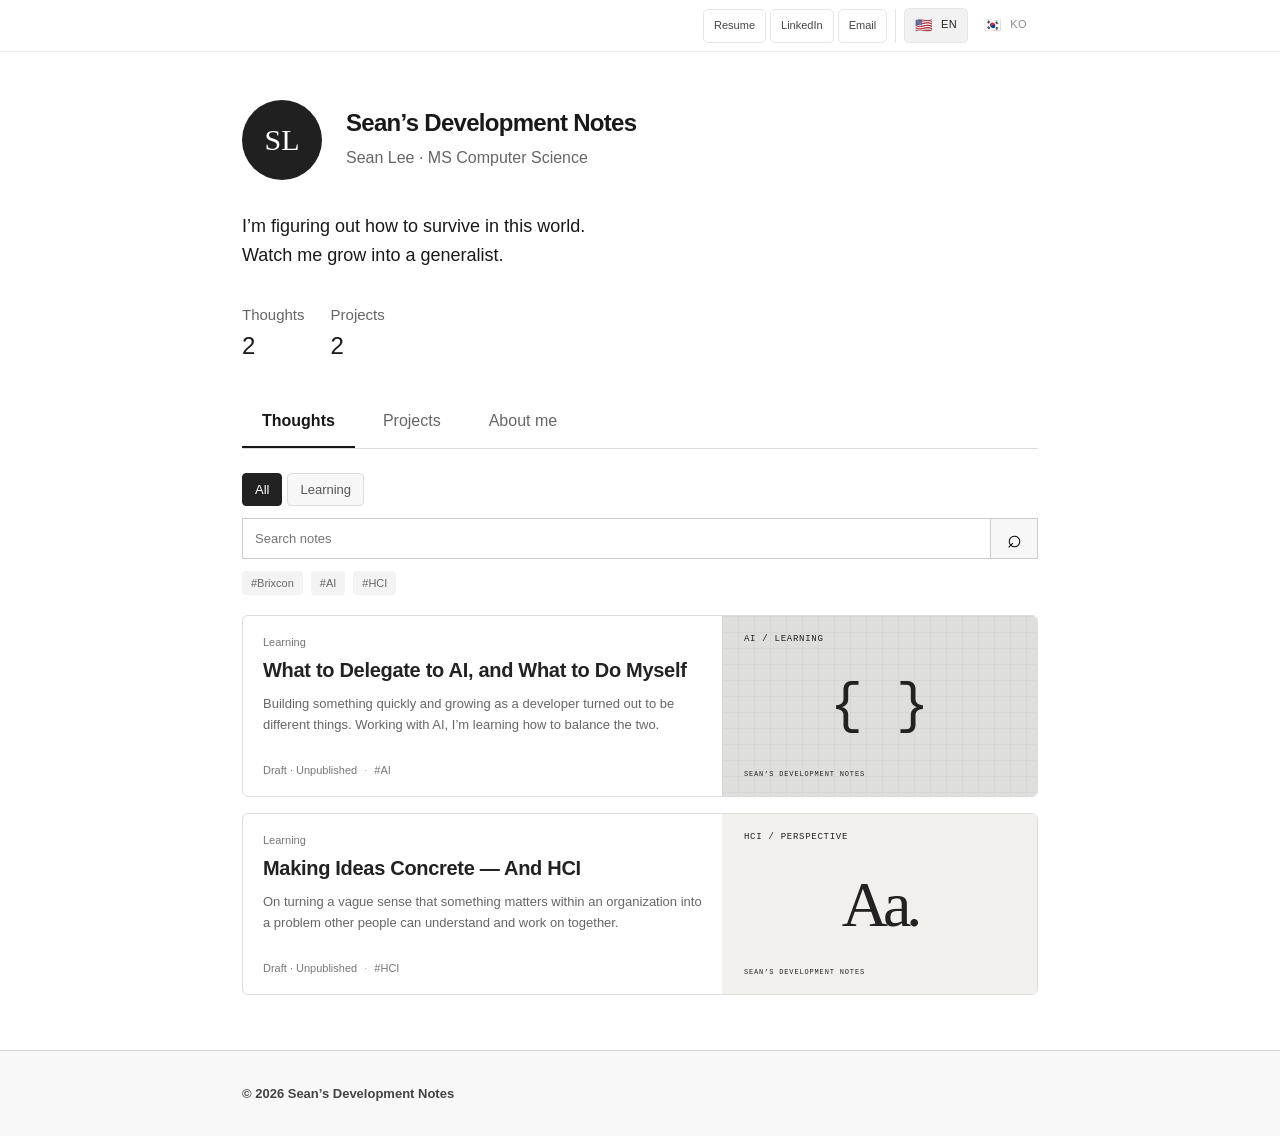
<file: index.html>
<!doctype html>
<html lang="en">
<head>
<meta charset="utf-8"><meta name="viewport" content="width=device-width,initial-scale=1">
<meta name="description" content="Projects and reflections on technology by Sean Lee." data-en="Projects and reflections on technology by Sean Lee." data-ko="Sean Lee의 프로젝트와 기술에 대한 고찰을 기록하는 개인 포트폴리오.">
<title data-en="Sean’s Development Notes" data-ko="Sean의 개발 노트">Sean’s Development Notes</title>
<link rel="stylesheet" href="styles.css"><link rel="stylesheet" href="variants.css">
<link rel="stylesheet" href="language.css?v=resume-modal-1">
<script src="language.js?v=resume-modal-1" defer></script><script src="translations.js?v=footer-clean-1" defer></script><script src="content.js?v=brixcon-titles-2" defer></script><script src="newsletter.js?v=brixcon-series-1" defer></script><script src="app.js" defer></script>
</head>
<body data-design="newsletter">
<a class="skip" href="#main">Skip to content</a>
<div class="site"></div>
<noscript>Please enable JavaScript to view this page. / JavaScript를 활성화해 주세요.</noscript>
</body>
</html>
</file>
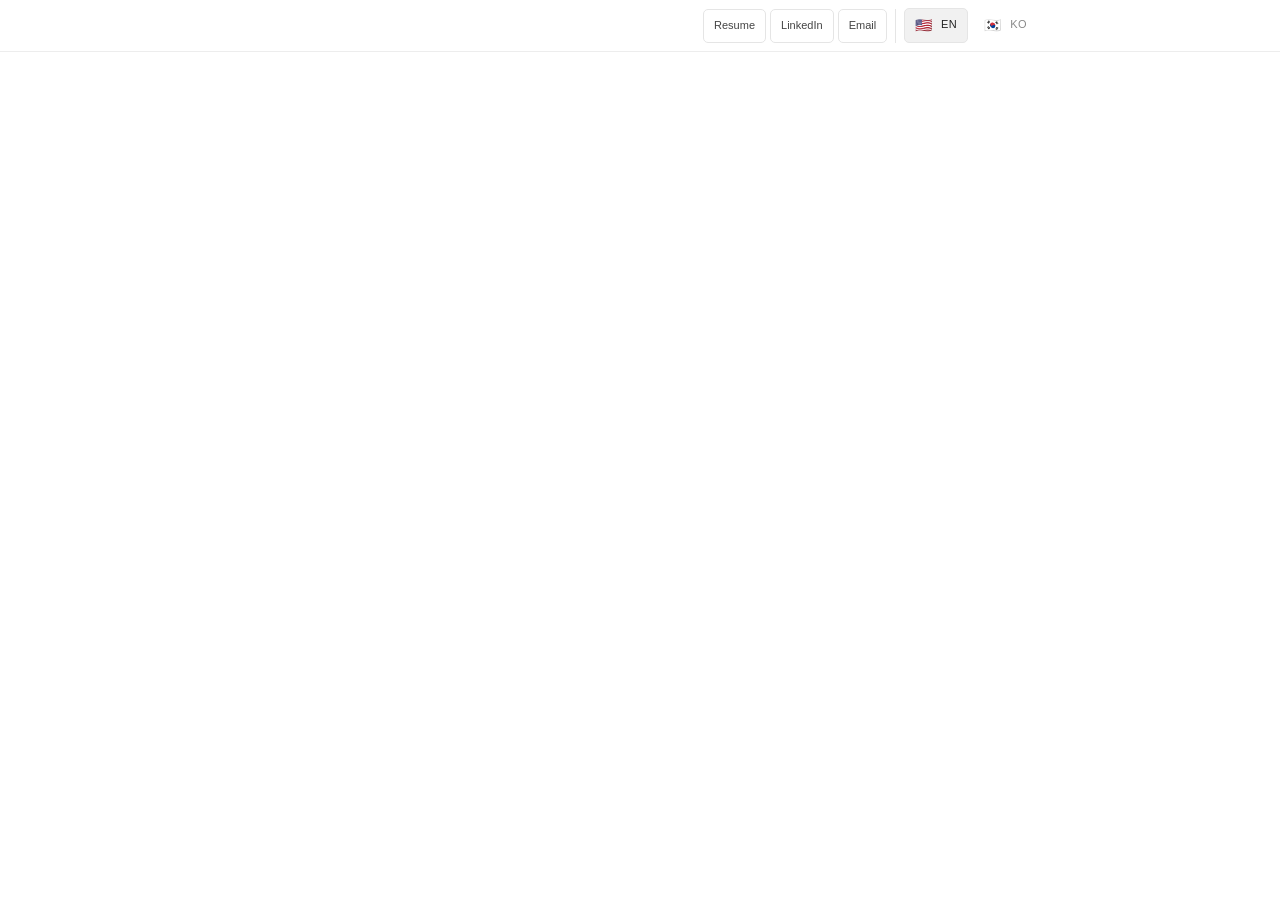
<file: about/background/index.html>
<!doctype html><html lang="en"><head><meta charset="utf-8"><meta name="viewport" content="width=device-width,initial-scale=1"><title>About me — Sean’s Development Notes</title><meta http-equiv="refresh" content="0;url=../../?tab=about"></head><body><p><a href="../../?tab=about">About me / 작성자 소개</a></p></body></html>
</file>
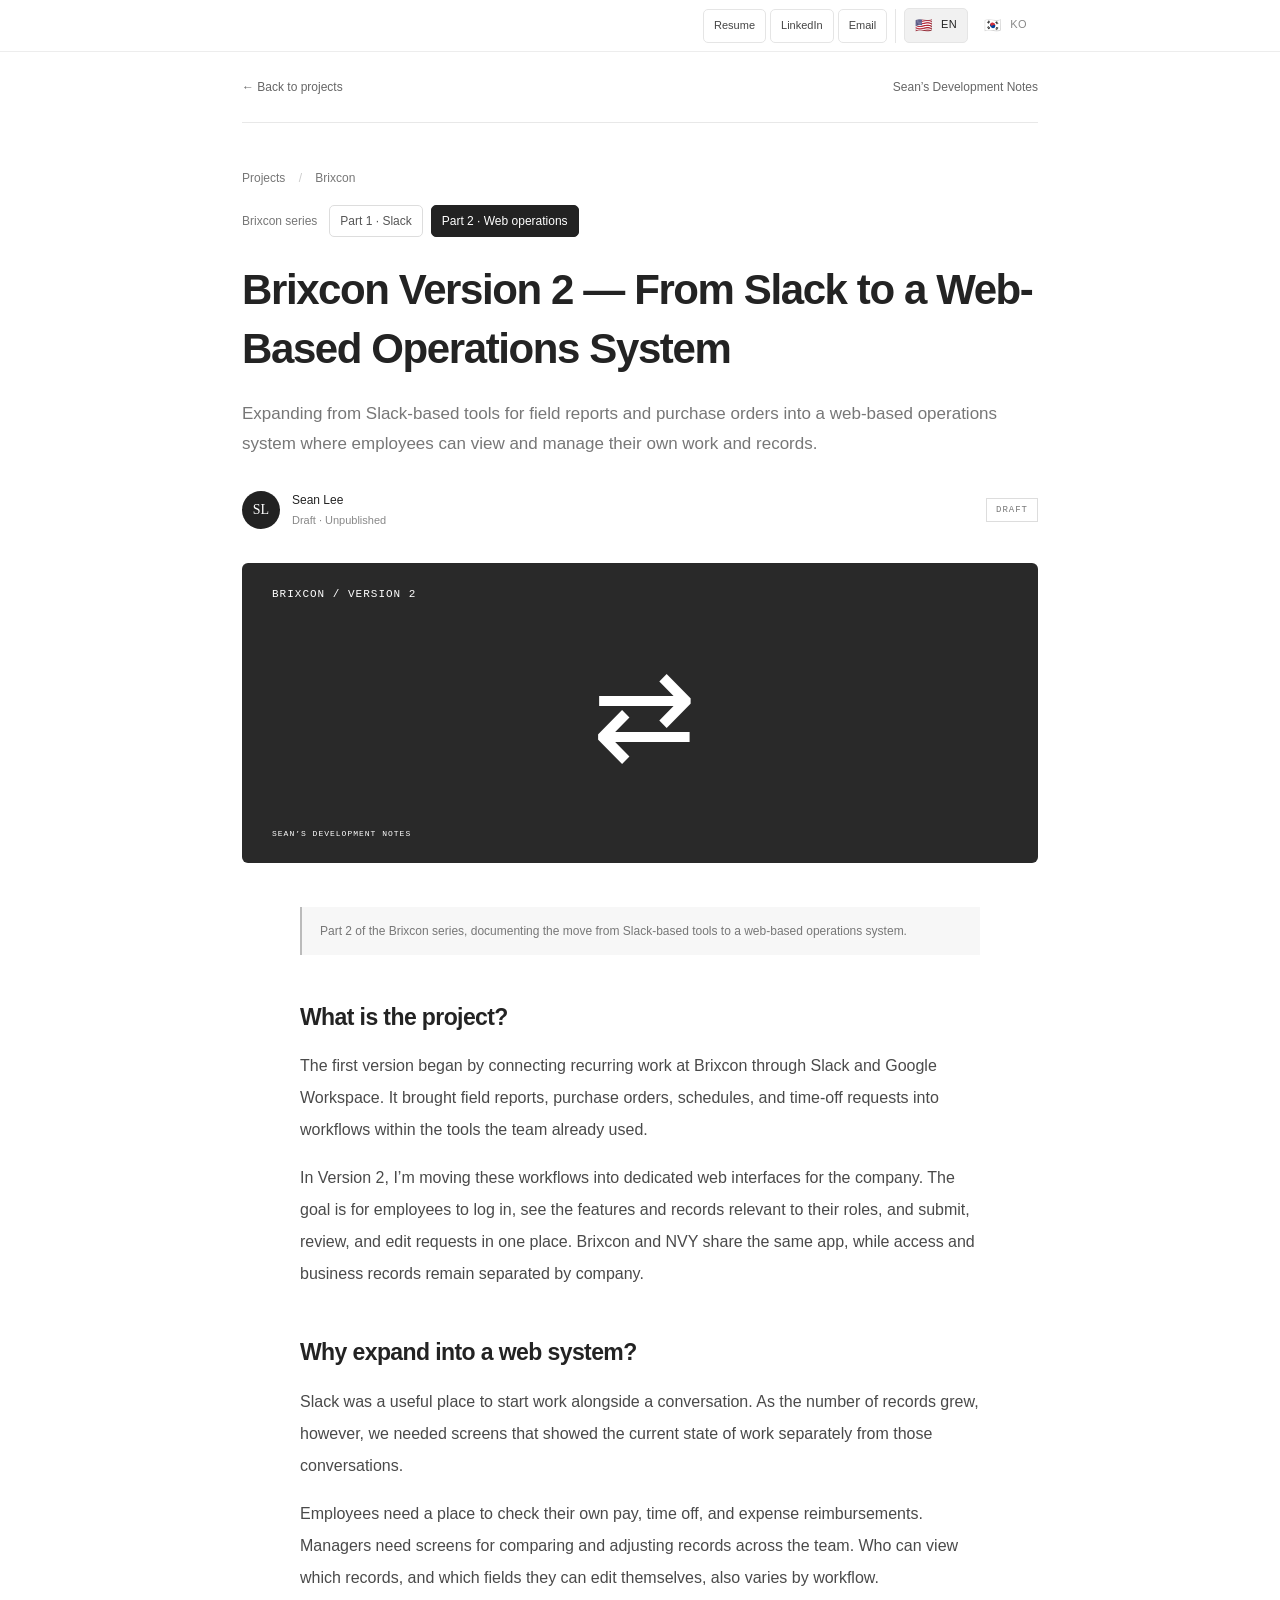
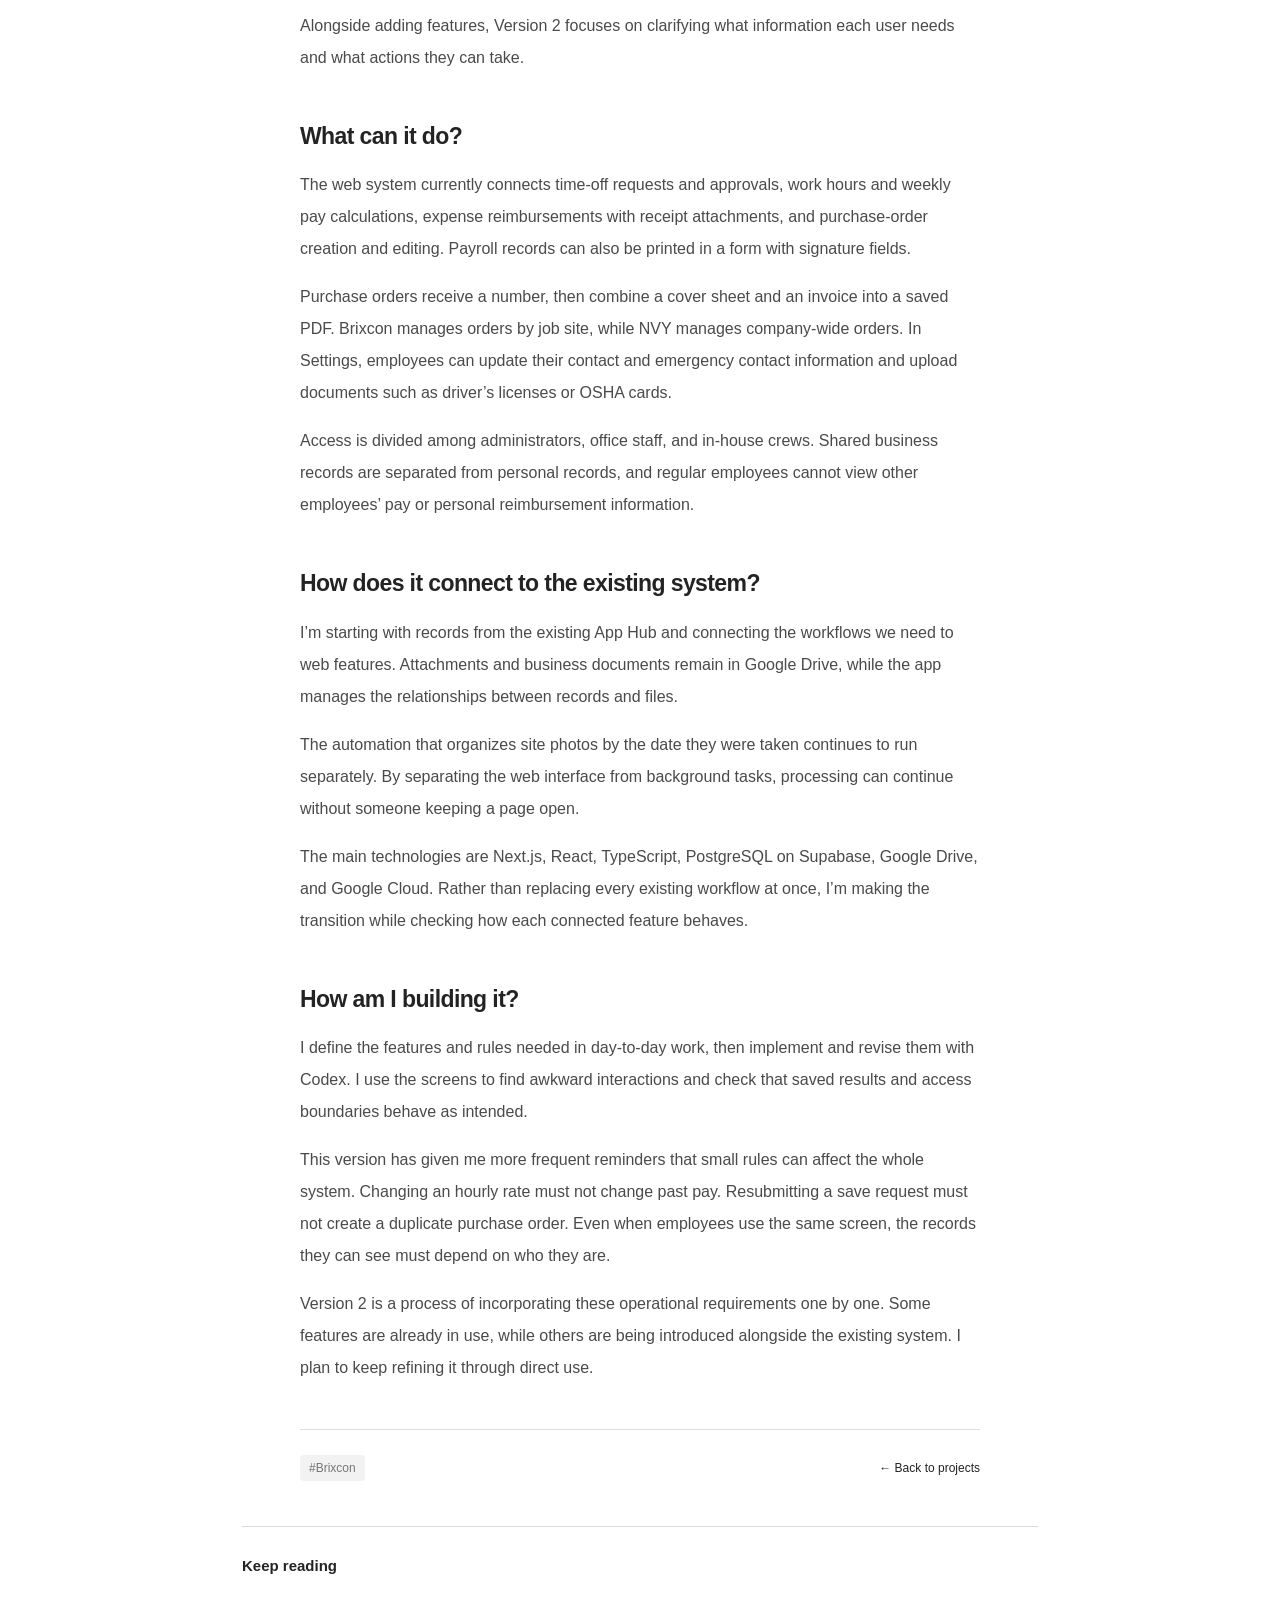
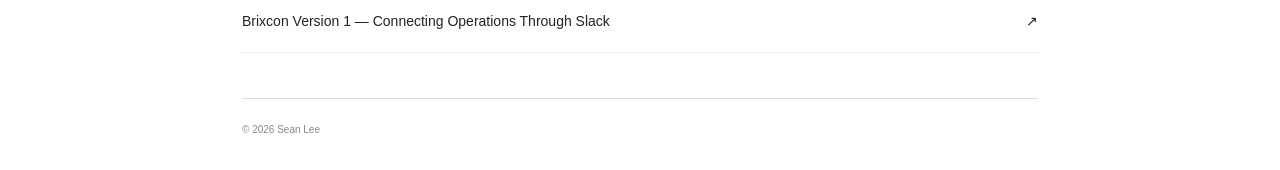
<file: projects/brixcon-v2/index.html>
<!doctype html>
<html lang="en"><head><meta charset="utf-8"><meta name="viewport" content="width=device-width,initial-scale=1"><title data-en="Brixcon Version 2 — From Slack to a Web-Based Operations System — Sean’s Development Notes" data-ko="Brixcon Version 2 — Slack에서 웹 기반 운영 시스템으로 — Sean의 개발 노트">Brixcon Version 2 — From Slack to a Web-Based Operations System — Sean’s Development Notes</title><meta name="description" content="Expanding from Slack-based tools for field reports and purchase orders into a web-based operations system where employees can view and manage their own work and records." data-en="Expanding from Slack-based tools for field reports and purchase orders into a web-based operations system where employees can view and manage their own work and records." data-ko="현장 보고와 발주를 연결하던 Slack 기반 도구에서, 직원이 자신의 업무와 기록을 직접 확인하고 처리하는 웹 기반 운영 시스템으로 확장하고 있습니다."><link rel="stylesheet" href="../../article.css?v=brixcon-series-1"><link rel="stylesheet" href="../../language.css?v=resume-modal-1"><script src="../../language.js?v=resume-modal-1" defer></script></head>
<body><a class="skip" href="#article">Skip to content</a><main id="article" class="article-shell"><div data-language="en" lang="en"><nav class="article-nav" aria-label="Page navigation"><a href="../../?tab=projects">← Back to projects</a><a href="../../">Sean’s Development Notes</a></nav><article lang="en"><header class="article-heading"><p class="eyebrow">Projects <span>/</span> Brixcon</p><nav class="article-series" aria-label="Brixcon series"><span>Brixcon series</span><a href="../../projects/slack-integration/">Part 1 · Slack</a><a href="../../projects/brixcon-v2/" aria-current="page">Part 2 · Web operations</a></nav><h1>Brixcon Version 2 — From Slack to a Web-Based Operations System</h1><p class="subtitle">Expanding from Slack-based tools for field reports and purchase orders into a web-based operations system where employees can view and manage their own work and records.</p><div class="byline"><span class="avatar" aria-hidden="true">SL</span><span>Sean Lee<br><small>Draft · Unpublished</small></span><span class="draft">DRAFT</span></div></header><div class="cover cover-http" aria-hidden="true"><span>BRIXCON / VERSION 2</span><b>⇄</b><small>SEAN’S DEVELOPMENT NOTES</small></div><div class="article-body"><p class="draft-note">Part 2 of the Brixcon series, documenting the move from Slack-based tools to a web-based operations system.</p><section><h2>What is the project?</h2><p>The first version began by connecting recurring work at Brixcon through Slack and Google Workspace. It brought field reports, purchase orders, schedules, and time-off requests into workflows within the tools the team already used.</p><p>In Version 2, I’m moving these workflows into dedicated web interfaces for the company. The goal is for employees to log in, see the features and records relevant to their roles, and submit, review, and edit requests in one place. Brixcon and NVY share the same app, while access and business records remain separated by company.</p></section><section><h2>Why expand into a web system?</h2><p>Slack was a useful place to start work alongside a conversation. As the number of records grew, however, we needed screens that showed the current state of work separately from those conversations.</p><p>Employees need a place to check their own pay, time off, and expense reimbursements. Managers need screens for comparing and adjusting records across the team. Who can view which records, and which fields they can edit themselves, also varies by workflow.</p><p>Alongside adding features, Version 2 focuses on clarifying what information each user needs and what actions they can take.</p></section><section><h2>What can it do?</h2><p>The web system currently connects time-off requests and approvals, work hours and weekly pay calculations, expense reimbursements with receipt attachments, and purchase-order creation and editing. Payroll records can also be printed in a form with signature fields.</p><p>Purchase orders receive a number, then combine a cover sheet and an invoice into a saved PDF. Brixcon manages orders by job site, while NVY manages company-wide orders. In Settings, employees can update their contact and emergency contact information and upload documents such as driver’s licenses or OSHA cards.</p><p>Access is divided among administrators, office staff, and in-house crews. Shared business records are separated from personal records, and regular employees cannot view other employees’ pay or personal reimbursement information.</p></section><section><h2>How does it connect to the existing system?</h2><p>I’m starting with records from the existing App Hub and connecting the workflows we need to web features. Attachments and business documents remain in Google Drive, while the app manages the relationships between records and files.</p><p>The automation that organizes site photos by the date they were taken continues to run separately. By separating the web interface from background tasks, processing can continue without someone keeping a page open.</p><p>The main technologies are Next.js, React, TypeScript, PostgreSQL on Supabase, Google Drive, and Google Cloud. Rather than replacing every existing workflow at once, I’m making the transition while checking how each connected feature behaves.</p></section><section><h2>How am I building it?</h2><p>I define the features and rules needed in day-to-day work, then implement and revise them with Codex. I use the screens to find awkward interactions and check that saved results and access boundaries behave as intended.</p><p>This version has given me more frequent reminders that small rules can affect the whole system. Changing an hourly rate must not change past pay. Resubmitting a save request must not create a duplicate purchase order. Even when employees use the same screen, the records they can see must depend on who they are.</p><p>Version 2 is a process of incorporating these operational requirements one by one. Some features are already in use, while others are being introduced alongside the existing system. I plan to keep refining it through direct use.</p></section><div class="article-end"><span>#Brixcon</span><a href="../../?tab=projects">← Back to projects</a></div></div></article><aside class="related" aria-label="Keep reading"><h2>Keep reading</h2><a href="../../projects/slack-integration/"><span>Brixcon Version 1 — Connecting Operations Through Slack</span><span aria-hidden="true">↗</span></a></aside><footer>© 2026 Sean Lee</footer></div><div data-language="ko" lang="ko" hidden><nav class="article-nav" aria-label="페이지 이동"><a href="../../?tab=projects">← 프로젝트 목록으로</a><a href="../../">Sean의 개발 노트</a></nav><article lang="ko"><header class="article-heading"><p class="eyebrow">프로젝트 <span>/</span> Brixcon</p><nav class="article-series" aria-label="Brixcon 시리즈"><span>Brixcon 시리즈</span><a href="../../projects/slack-integration/">1편 · Slack</a><a href="../../projects/brixcon-v2/" aria-current="page">2편 · 웹 운영 시스템</a></nav><h1>Brixcon Version 2 — Slack에서 웹 기반 운영 시스템으로</h1><p class="subtitle">현장 보고와 발주를 연결하던 Slack 기반 도구에서, 직원이 자신의 업무와 기록을 직접 확인하고 처리하는 웹 기반 운영 시스템으로 확장하고 있습니다.</p><div class="byline"><span class="avatar" aria-hidden="true">SL</span><span>Sean Lee<br><small>초안 · 발행 전</small></span><span class="draft">DRAFT</span></div></header><div class="cover cover-http" aria-hidden="true"><span>BRIXCON / VERSION 2</span><b>⇄</b><small>SEAN’S DEVELOPMENT NOTES</small></div><div class="article-body"><p class="draft-note">Brixcon 시리즈 2편입니다. Slack 기반 업무 도구에서 웹 기반 운영 시스템으로 확장하는 과정을 기록합니다.</p><section><h2>어떤 프로젝트인가요?</h2><p>첫 번째 버전은 Brixcon의 반복 업무를 Slack과 Google Workspace로 연결하는 데서 시작했습니다. 현장 보고를 작성하고, 발주서를 만들고, 일정과 휴가 신청을 전달하는 흐름을 기존 도구 안에서 처리할 수 있도록 구성했습니다.</p><p>Version 2에서는 이 업무들을 회사 전용 웹 화면으로 옮기고 있습니다. 직원이 로그인하면 자신의 역할에 맞는 기능과 자료를 확인하고, 신청부터 조회·수정까지 한곳에서 처리할 수 있도록 만드는 것이 목표입니다. Brixcon과 NVY가 같은 앱을 사용하되, 회사별 접근과 업무 자료는 구분합니다.</p></section><section><h2>왜 웹 시스템으로 확장했나요?</h2><p>Slack은 대화를 나누면서 업무를 시작하기 좋은 도구였습니다. 하지만 관리해야 할 기록이 늘어나면서, 대화와 별도로 현재 상태를 정리해 보여주는 화면이 필요해졌습니다.</p><p>직원에게는 자신의 급여와 휴가, 비용 정산을 확인하는 공간이 필요하고, 관리자에게는 여러 사람의 기록을 비교하고 조정하는 화면이 필요합니다. 누가 무엇을 볼 수 있는지, 어떤 항목을 직접 수정할 수 있는지도 업무마다 달랐습니다.</p><p>그래서 Version 2에서는 기능을 추가하는 것과 함께, 사용자별로 필요한 정보와 할 수 있는 일을 정리하는 것에 집중했습니다.</p></section><section><h2>무엇을 할 수 있나요?</h2><p>현재 웹 시스템에는 휴가 신청과 승인, 근무시간과 주간 급여 계산, 비용 정산과 영수증 첨부, 발주서 생성·수정 등이 연결되어 있습니다. 급여 자료는 서명란이 있는 인쇄용 양식으로도 출력할 수 있습니다.</p><p>발주서는 번호를 발급하고 표지와 Invoice를 합쳐 PDF로 저장합니다. Brixcon은 현장별 발주를, NVY는 회사 공통 발주를 관리하도록 구분했습니다. 직원은 Settings에서 연락처와 비상연락처를 수정하고, 면허증이나 OSHA 카드 같은 문서를 등록할 수 있습니다.</p><p>접근 권한은 관리자·사무직·직영팀으로 나눴습니다. 공통 업무 자료와 개인 자료를 구분하고, 다른 직원의 급여나 개인 정산 정보는 일반 직원에게 공개하지 않도록 구성했습니다.</p></section><section><h2>기존 시스템은 어떻게 이어가나요?</h2><p>기존 App Hub의 자료를 출발점으로 삼고, 필요한 업무부터 웹 기능으로 연결하고 있습니다. 첨부파일과 업무 문서는 Google Drive를 계속 사용하면서, 앱에서는 기록과 파일의 관계를 관리합니다.</p><p>현장 사진을 촬영 날짜에 따라 정리하는 자동화도 별도로 유지합니다. 사용자가 보는 웹 화면과 백그라운드 작업을 나누어, 화면을 열어두지 않아도 필요한 처리가 이어지도록 구성했습니다.</p><p>주요 기술은 Next.js, React, TypeScript, Supabase의 PostgreSQL, Google Drive와 Google Cloud입니다. 기존 업무를 한 번에 모두 교체하기보다, 연결된 기능의 동작을 확인하면서 전환하고 있습니다.</p></section><section><h2>어떻게 만들고 있나요?</h2><p>저는 실제 업무에서 필요한 기능과 규칙을 정리하고, Codex와 함께 구현과 수정을 진행하고 있습니다. 화면을 사용해 보면서 어색한 부분을 고치고, 저장된 결과와 접근 범위가 의도한 대로 동작하는지도 확인합니다.</p><p>이번 버전에서는 작은 규칙들이 시스템 전체에 영향을 준다는 것을 더 자주 경험했습니다. 시급을 변경했을 때 과거 급여까지 바뀌면 안 되고, 저장 요청을 다시 보냈다고 발주서가 두 번 만들어져서도 안 됩니다. 같은 화면을 사용하더라도 직원마다 볼 수 있는 자료는 달라야 합니다.</p><p>Version 2는 이런 실제 운영의 조건들을 하나씩 반영하는 과정입니다. 현재 일부 기능은 운영에 반영됐고, 나머지는 기존 시스템과 함께 사용하며 전환하고 있습니다. 앞으로도 직접 사용하면서 필요한 부분을 다듬어갈 예정입니다.</p></section><div class="article-end"><span>#Brixcon</span><a href="../../?tab=projects">← 프로젝트 목록으로</a></div></div></article><aside class="related" aria-label="이어서 읽기"><h2>이어서 읽기</h2><a href="../../projects/slack-integration/"><span>Brixcon Version 1 — Slack으로 연결하는 업무 흐름</span><span aria-hidden="true">↗</span></a></aside><footer>© 2026 Sean Lee</footer></div></main></body></html>
</file>
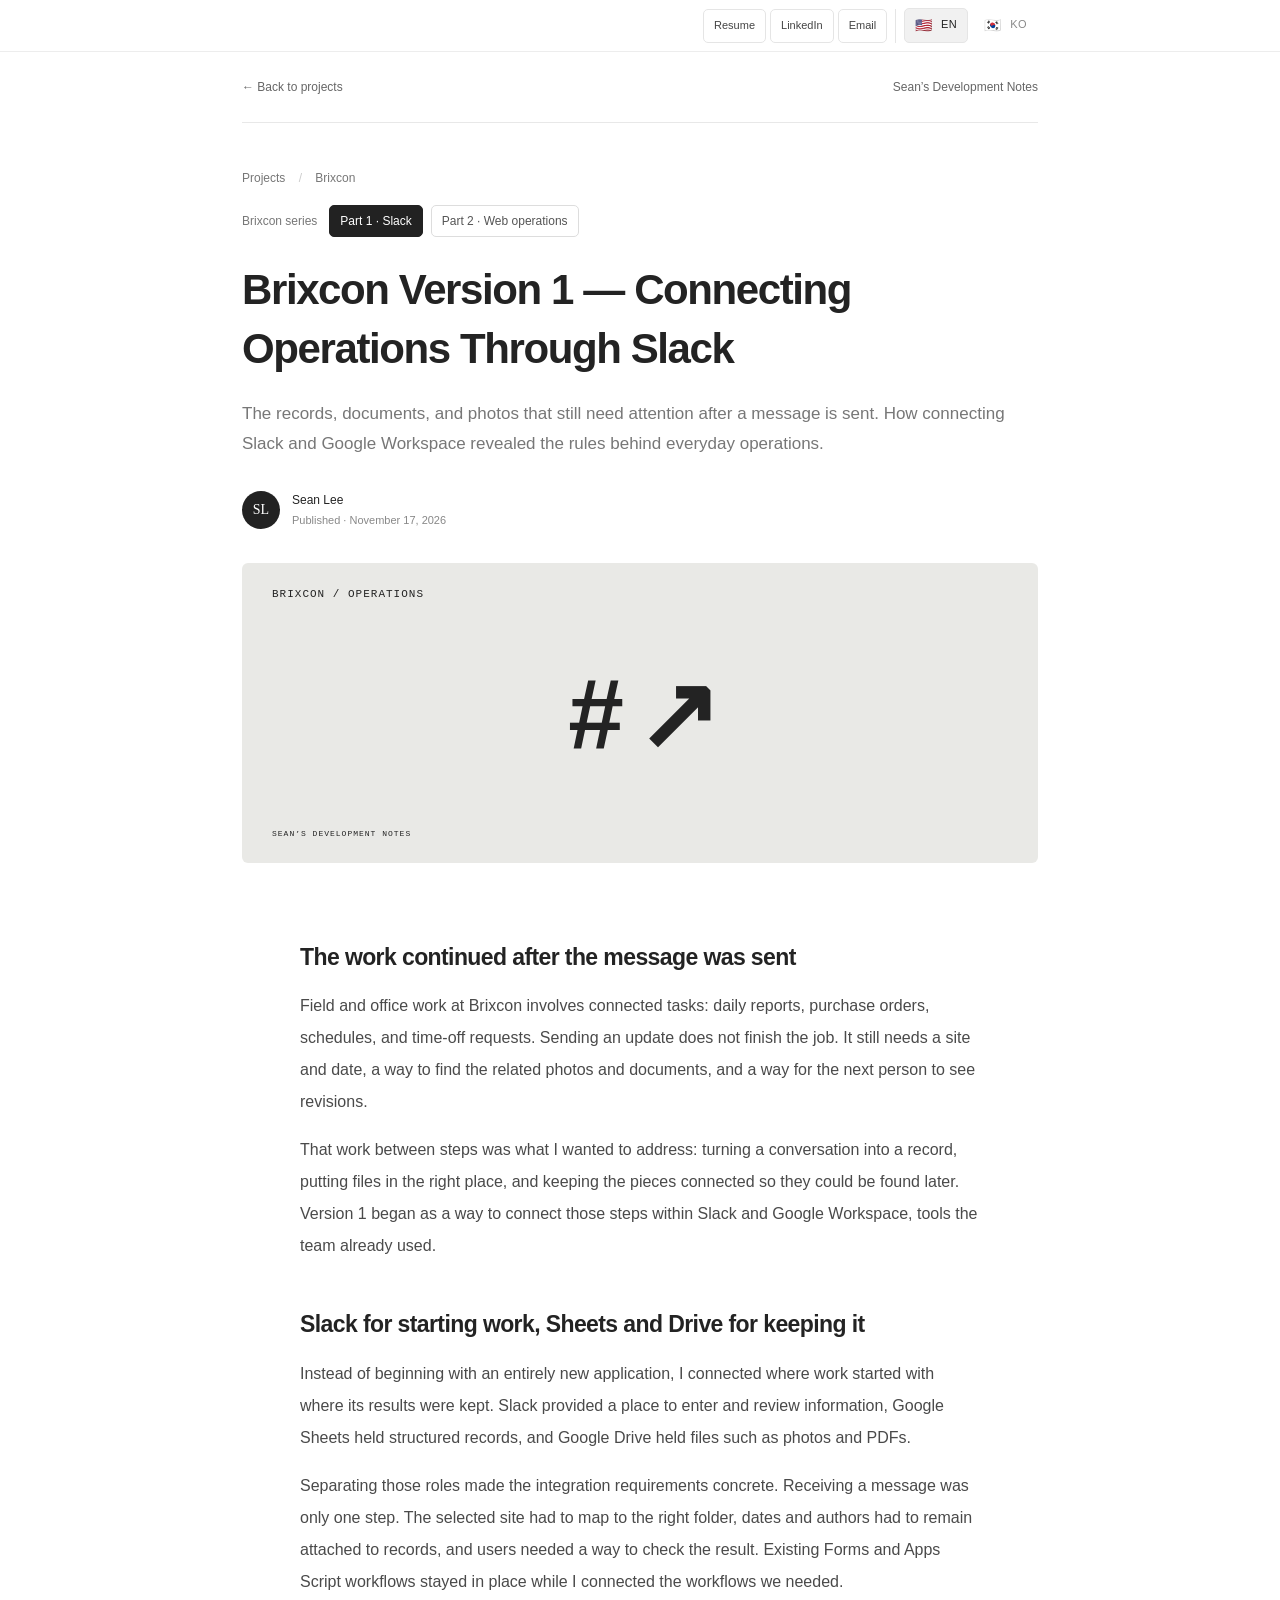
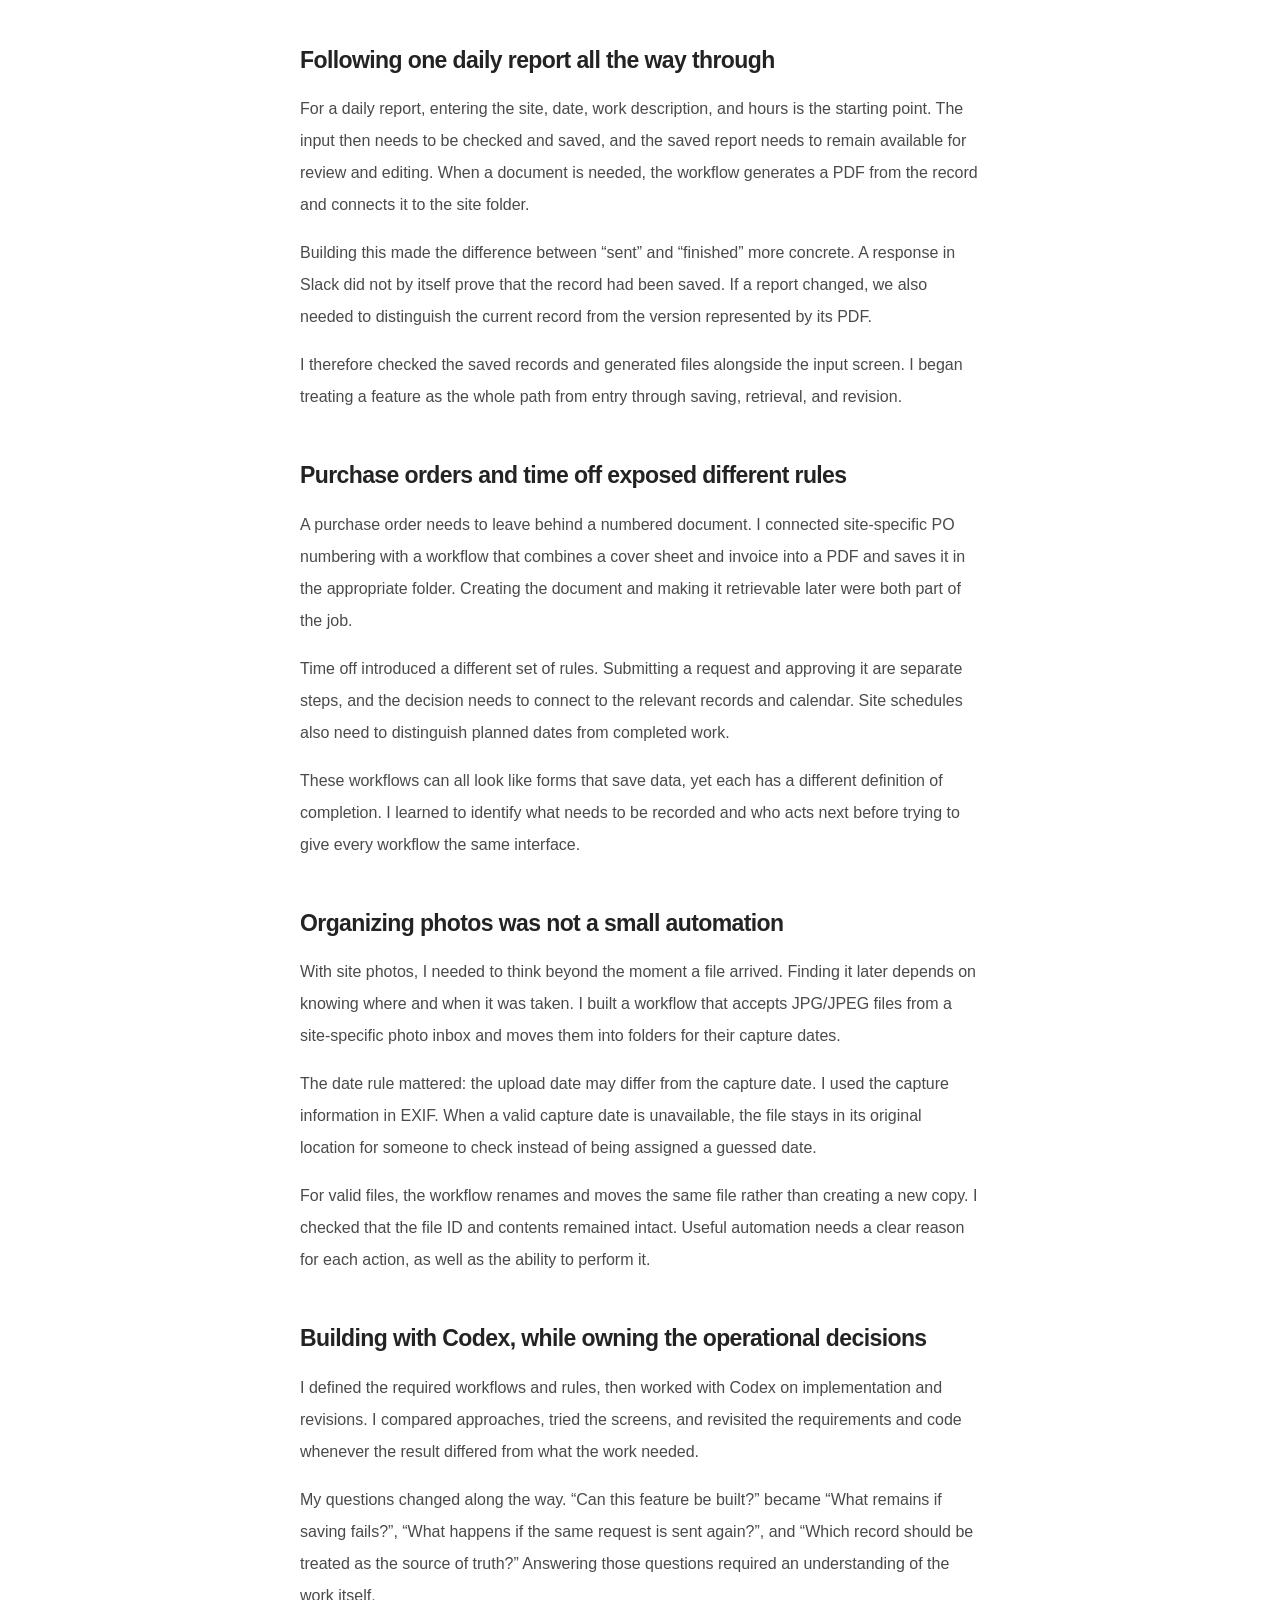
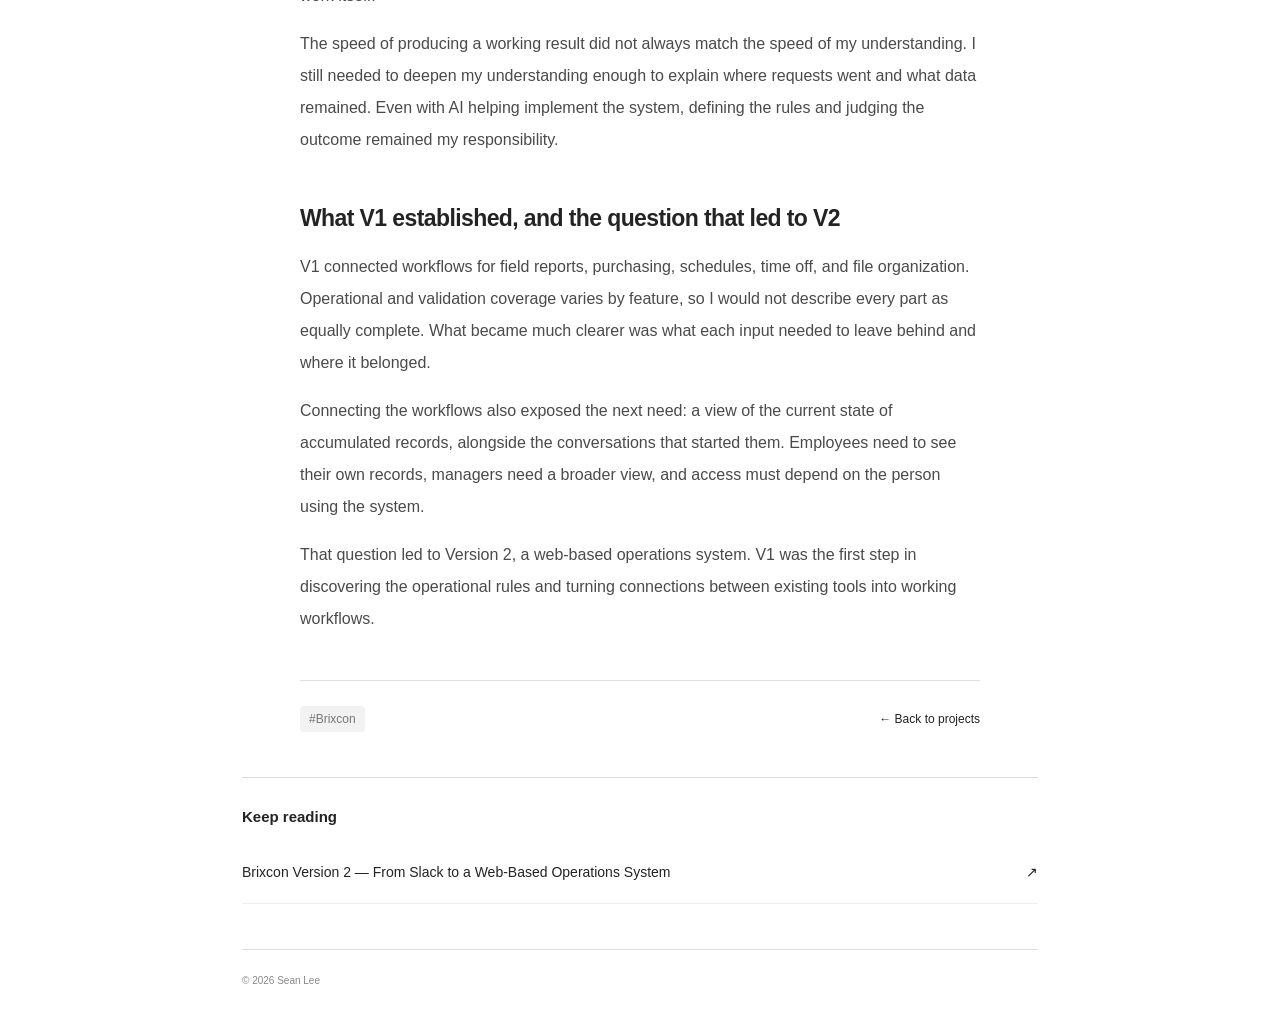
<file: projects/slack-integration/index.html>
<!doctype html>
<html lang="en"><head><meta charset="utf-8"><meta name="viewport" content="width=device-width,initial-scale=1"><title data-en="Brixcon Version 1 — Connecting Operations Through Slack — Sean’s Development Notes" data-ko="Brixcon Version 1 — Slack으로 연결하는 업무 흐름 — Sean의 개발 노트">Brixcon Version 1 — Connecting Operations Through Slack — Sean’s Development Notes</title><meta name="description" content="The records, documents, and photos that still need attention after a message is sent. How connecting Slack and Google Workspace revealed the rules behind everyday operations." data-en="The records, documents, and photos that still need attention after a message is sent. How connecting Slack and Google Workspace revealed the rules behind everyday operations." data-ko="메시지를 보낸 뒤에도 남는 기록·문서·사진 정리. 실제 업무의 빈틈을 Slack과 Google Workspace로 연결하며 발견한 규칙과 시행착오를 돌아봅니다."><link rel="stylesheet" href="../../article.css?v=brixcon-series-1"><link rel="stylesheet" href="../../language.css?v=resume-modal-1"><script src="../../language.js?v=resume-modal-1" defer></script></head>
<body><a class="skip" href="#article">Skip to content</a><main id="article" class="article-shell"><div data-language="en" lang="en"><nav class="article-nav" aria-label="Page navigation"><a href="../../?tab=projects">← Back to projects</a><a href="../../">Sean’s Development Notes</a></nav><article lang="en"><header class="article-heading"><p class="eyebrow">Projects <span>/</span> Brixcon</p><nav class="article-series" aria-label="Brixcon series"><span>Brixcon series</span><a href="../../projects/slack-integration/" aria-current="page">Part 1 · Slack</a><a href="../../projects/brixcon-v2/">Part 2 · Web operations</a></nav><h1>Brixcon Version 1 — Connecting Operations Through Slack</h1><p class="subtitle">The records, documents, and photos that still need attention after a message is sent. How connecting Slack and Google Workspace revealed the rules behind everyday operations.</p><div class="byline"><span class="avatar" aria-hidden="true">SL</span><span>Sean Lee<br><small>Published · November 17, 2026</small></span></div></header><div class="cover cover-slack" aria-hidden="true"><span>BRIXCON / OPERATIONS</span><b># ↗</b><small>SEAN’S DEVELOPMENT NOTES</small></div><div class="article-body"><section><h2>The work continued after the message was sent</h2><p>Field and office work at Brixcon involves connected tasks: daily reports, purchase orders, schedules, and time-off requests. Sending an update does not finish the job. It still needs a site and date, a way to find the related photos and documents, and a way for the next person to see revisions.</p><p>That work between steps was what I wanted to address: turning a conversation into a record, putting files in the right place, and keeping the pieces connected so they could be found later. Version 1 began as a way to connect those steps within Slack and Google Workspace, tools the team already used.</p></section><section><h2>Slack for starting work, Sheets and Drive for keeping it</h2><p>Instead of beginning with an entirely new application, I connected where work started with where its results were kept. Slack provided a place to enter and review information, Google Sheets held structured records, and Google Drive held files such as photos and PDFs.</p><p>Separating those roles made the integration requirements concrete. Receiving a message was only one step. The selected site had to map to the right folder, dates and authors had to remain attached to records, and users needed a way to check the result. Existing Forms and Apps Script workflows stayed in place while I connected the workflows we needed.</p></section><section><h2>Following one daily report all the way through</h2><p>For a daily report, entering the site, date, work description, and hours is the starting point. The input then needs to be checked and saved, and the saved report needs to remain available for review and editing. When a document is needed, the workflow generates a PDF from the record and connects it to the site folder.</p><p>Building this made the difference between “sent” and “finished” more concrete. A response in Slack did not by itself prove that the record had been saved. If a report changed, we also needed to distinguish the current record from the version represented by its PDF.</p><p>I therefore checked the saved records and generated files alongside the input screen. I began treating a feature as the whole path from entry through saving, retrieval, and revision.</p></section><section><h2>Purchase orders and time off exposed different rules</h2><p>A purchase order needs to leave behind a numbered document. I connected site-specific PO numbering with a workflow that combines a cover sheet and invoice into a PDF and saves it in the appropriate folder. Creating the document and making it retrievable later were both part of the job.</p><p>Time off introduced a different set of rules. Submitting a request and approving it are separate steps, and the decision needs to connect to the relevant records and calendar. Site schedules also need to distinguish planned dates from completed work.</p><p>These workflows can all look like forms that save data, yet each has a different definition of completion. I learned to identify what needs to be recorded and who acts next before trying to give every workflow the same interface.</p></section><section><h2>Organizing photos was not a small automation</h2><p>With site photos, I needed to think beyond the moment a file arrived. Finding it later depends on knowing where and when it was taken. I built a workflow that accepts JPG/JPEG files from a site-specific photo inbox and moves them into folders for their capture dates.</p><p>The date rule mattered: the upload date may differ from the capture date. I used the capture information in EXIF. When a valid capture date is unavailable, the file stays in its original location for someone to check instead of being assigned a guessed date.</p><p>For valid files, the workflow renames and moves the same file rather than creating a new copy. I checked that the file ID and contents remained intact. Useful automation needs a clear reason for each action, as well as the ability to perform it.</p></section><section><h2>Building with Codex, while owning the operational decisions</h2><p>I defined the required workflows and rules, then worked with Codex on implementation and revisions. I compared approaches, tried the screens, and revisited the requirements and code whenever the result differed from what the work needed.</p><p>My questions changed along the way. “Can this feature be built?” became “What remains if saving fails?”, “What happens if the same request is sent again?”, and “Which record should be treated as the source of truth?” Answering those questions required an understanding of the work itself.</p><p>The speed of producing a working result did not always match the speed of my understanding. I still needed to deepen my understanding enough to explain where requests went and what data remained. Even with AI helping implement the system, defining the rules and judging the outcome remained my responsibility.</p></section><section><h2>What V1 established, and the question that led to V2</h2><p>V1 connected workflows for field reports, purchasing, schedules, time off, and file organization. Operational and validation coverage varies by feature, so I would not describe every part as equally complete. What became much clearer was what each input needed to leave behind and where it belonged.</p><p>Connecting the workflows also exposed the next need: a view of the current state of accumulated records, alongside the conversations that started them. Employees need to see their own records, managers need a broader view, and access must depend on the person using the system.</p><p>That question led to Version 2, a web-based operations system. V1 was the first step in discovering the operational rules and turning connections between existing tools into working workflows.</p></section><div class="article-end"><span>#Brixcon</span><a href="../../?tab=projects">← Back to projects</a></div></div></article><aside class="related" aria-label="Keep reading"><h2>Keep reading</h2><a href="../../projects/brixcon-v2/"><span>Brixcon Version 2 — From Slack to a Web-Based Operations System</span><span aria-hidden="true">↗</span></a></aside><footer>© 2026 Sean Lee</footer></div><div data-language="ko" lang="ko" hidden><nav class="article-nav" aria-label="페이지 이동"><a href="../../?tab=projects">← 프로젝트 목록으로</a><a href="../../">Sean의 개발 노트</a></nav><article lang="ko"><header class="article-heading"><p class="eyebrow">프로젝트 <span>/</span> Brixcon</p><nav class="article-series" aria-label="Brixcon 시리즈"><span>Brixcon 시리즈</span><a href="../../projects/slack-integration/" aria-current="page">1편 · Slack</a><a href="../../projects/brixcon-v2/">2편 · 웹 운영 시스템</a></nav><h1>Brixcon Version 1 — Slack으로 연결하는 업무 흐름</h1><p class="subtitle">메시지를 보낸 뒤에도 남는 기록·문서·사진 정리. 실제 업무의 빈틈을 Slack과 Google Workspace로 연결하며 발견한 규칙과 시행착오를 돌아봅니다.</p><div class="byline"><span class="avatar" aria-hidden="true">SL</span><span>Sean Lee<br><small>2026년 11월 17일 발행</small></span></div></header><div class="cover cover-slack" aria-hidden="true"><span>BRIXCON / OPERATIONS</span><b># ↗</b><small>SEAN’S DEVELOPMENT NOTES</small></div><div class="article-body"><section><h2>업무를 전달한 다음에도 일이 남아 있었다</h2><p>Brixcon의 현장과 사무실은 일일 보고, 발주, 일정, 휴가 신청처럼 서로 연결된 일을 처리합니다. 보고 내용을 전달하는 것만으로 업무가 끝나지는 않습니다. 어느 현장의 어느 날짜 기록인지 남겨야 하고, 관련 사진과 문서를 찾을 수 있어야 하며, 수정된 내용도 다음 사람이 확인할 수 있어야 합니다.</p><p>제가 해결하고 싶었던 것은 이 사이에 남는 일이었습니다. 대화에 적힌 내용을 기록으로 옮기고, 파일을 알맞은 곳에 정리하고, 나중에 다시 찾을 수 있도록 연결하는 일입니다. 그래서 첫 번째 버전은 팀이 쓰는 Slack과 Google Workspace 안에서 이 흐름을 이어보는 프로젝트로 시작했습니다.</p></section><section><h2>Slack을 입구로, Sheets와 Drive를 기록의 장소로</h2><p>처음부터 모든 기능을 갖춘 새 앱을 만들기보다, 업무를 시작하는 곳과 결과를 보관하는 곳을 연결했습니다. Slack에서는 내용을 입력하고 확인하며, Google Sheets에는 정리된 기록을, Google Drive에는 사진과 PDF 같은 파일을 남기는 방식입니다.</p><p>각 도구의 역할을 나누니 무엇을 연결해야 하는지도 구체적으로 보였습니다. 메시지를 받는 기능만으로는 부족했습니다. 입력한 현장이 저장할 폴더와 연결되어야 하고, 날짜와 작성자가 기록에 남아야 하며, 처리 결과를 사용자가 다시 확인할 수 있어야 했습니다. 기존 Forms와 Apps Script 업무도 유지하면서 필요한 흐름부터 이어갔습니다.</p></section><section><h2>일일 보고 하나를 끝까지 따라가며</h2><p>일일 보고를 예로 들면, 현장·날짜·작업 내용·근무시간을 입력하는 화면은 시작점입니다. 그다음에는 입력을 검사하고 기록을 저장하며, 저장된 내용을 다시 열어 수정할 수 있어야 합니다. 보고서가 필요할 때는 기록을 바탕으로 PDF를 만들고 현장 폴더에서 찾을 수 있도록 연결했습니다.</p><p>이 과정을 만들면서 ‘전송됨’과 ‘업무가 완료됨’이 다르다는 점이 분명해졌습니다. Slack에서 응답이 보였더라도 저장 결과까지 확인해야 했고, 보고서를 수정했다면 PDF가 어느 시점의 내용을 담고 있는지도 구분해야 했습니다.</p><p>그래서 기능을 확인할 때 입력 화면만 보지 않고, 남은 기록과 생성된 파일을 함께 확인했습니다. 기능의 단위를 버튼 하나에서 입력·저장·조회·수정으로 이어지는 업무 전체로 넓혀 본 경험이었습니다.</p></section><section><h2>발주와 휴가로 넓어지면서 드러난 규칙</h2><p>발주는 번호가 있는 문서가 남아야 하는 업무입니다. 현장에 맞는 PO 번호를 발급하고, 표지와 Invoice를 합친 PDF를 해당 폴더에 저장하는 흐름으로 연결했습니다. 문서가 만들어졌다는 사실과 나중에 다시 찾을 수 있다는 조건을 함께 다뤄야 했습니다.</p><p>휴가 신청에는 다른 규칙이 있었습니다. 신청서를 전달하는 것과 승인 상태가 정해지는 것은 별개이고, 승인 결과는 관련 기록과 일정에 연결되어야 합니다. 현장 일정 역시 예정과 완료를 구분해 보여줄 필요가 있었습니다.</p><p>겉으로는 모두 ‘입력하고 저장하는 기능’처럼 보이지만, 실제로는 업무마다 완료의 기준이 달랐습니다. 공통 화면을 만드는 것보다 먼저 어떤 정보를 남기고 누가 다음 행동을 하는지 정리해야 한다는 것을 배웠습니다.</p></section><section><h2>사진 정리는 작은 자동화가 아니었다</h2><p>사진은 폴더에 들어오는 순간보다 나중에 다시 찾는 순간을 생각해야 했습니다. 어느 현장의 사진인지, 언제 촬영했는지에 따라 정리할 수 있어야 보고서와 함께 사용할 수 있기 때문입니다. 현장별 사진 Inbox에서 JPG/JPEG를 받아 촬영 날짜의 폴더로 옮기는 흐름을 만들었습니다.</p><p>여기서 날짜 기준이 중요해졌습니다. 업로드 날짜와 촬영 날짜는 같지 않을 수 있어 EXIF의 촬영 정보를 기준으로 삼았습니다. 촬영 날짜를 확인할 수 없는 파일은 임의의 날짜로 분류하지 않고, 원본 위치에 남겨 사람이 확인하도록 했습니다.</p><p>정상 처리에서도 원본을 새 파일로 복사하는 대신 같은 파일을 이름 변경·이동하도록 구성했습니다. 이후 실제 파일 ID와 내용이 유지되는지 확인했습니다. 자동화의 가치는 많이 옮기는 데만 있는 것이 아니라, 무엇을 근거로 옮겼는지 설명할 수 있는 데도 있었습니다.</p></section><section><h2>Codex와 만들되, 업무 판단은 직접</h2><p>저는 실제 업무에서 필요한 기능과 규칙을 정리하고, Codex와 함께 구현과 수정을 진행했습니다. 가능한 방법을 비교하고, 화면을 사용해 보고, 기대한 결과가 나오지 않으면 요구사항과 구현을 다시 확인하는 과정이 반복됐습니다.</p><p>그 과정에서 질문도 바뀌었습니다. 처음에는 ‘이 기능을 만들 수 있나?’를 물었다면, 점차 ‘저장 도중 실패하면 무엇이 남나?’, ‘같은 요청을 다시 보내면 어떻게 되나?’, ‘어떤 기록을 원본으로 볼 것인가?’를 묻게 됐습니다. 이런 질문은 실제 업무 맥락을 알아야 구체적으로 답할 수 있었습니다.</p><p>동작하는 결과물을 만드는 속도와 제가 구조를 이해하는 속도가 항상 같지는 않았습니다. 요청이 어디로 가고 어떤 데이터가 남는지 직접 설명할 수 있도록 이해를 보완하는 과제도 남았습니다. AI가 구현을 도와도, 업무 규칙을 결정하고 결과를 판단하는 제 역할은 남아 있었습니다.</p></section><section><h2>V1에서 남은 것, 그리고 V2로 이어진 질문</h2><p>V1에서 만든 것은 현장 보고, 발주, 일정, 휴가와 파일 정리를 연결하는 업무 흐름입니다. 기능마다 운영·검증 범위가 달라 전체를 동일하게 완성됐다고 말할 수는 없지만, 입력 이후 어디에 무엇이 남아야 하는지는 훨씬 구체적으로 정리할 수 있었습니다.</p><p>업무를 연결하고 나니 다음 필요도 보였습니다. 대화 속에서 일을 시작하는 것뿐 아니라, 쌓인 기록의 현재 상태를 한눈에 보고 싶었습니다. 직원은 자신의 기록을, 관리자는 팀 전체의 상태를 확인해야 하고, 같은 자료라도 접근할 수 있는 범위가 달라야 했습니다.</p><p>이 질문이 웹 기반 운영 시스템인 Version 2로 이어졌습니다. V1은 그 과정에서 업무의 규칙을 발견하고, 기존 도구 사이의 연결을 실제로 만들어 본 첫 단계였습니다.</p></section><div class="article-end"><span>#Brixcon</span><a href="../../?tab=projects">← 프로젝트 목록으로</a></div></div></article><aside class="related" aria-label="이어서 읽기"><h2>이어서 읽기</h2><a href="../../projects/brixcon-v2/"><span>Brixcon Version 2 — Slack에서 웹 기반 운영 시스템으로</span><span aria-hidden="true">↗</span></a></aside><footer>© 2026 Sean Lee</footer></div></main></body></html>
</file>
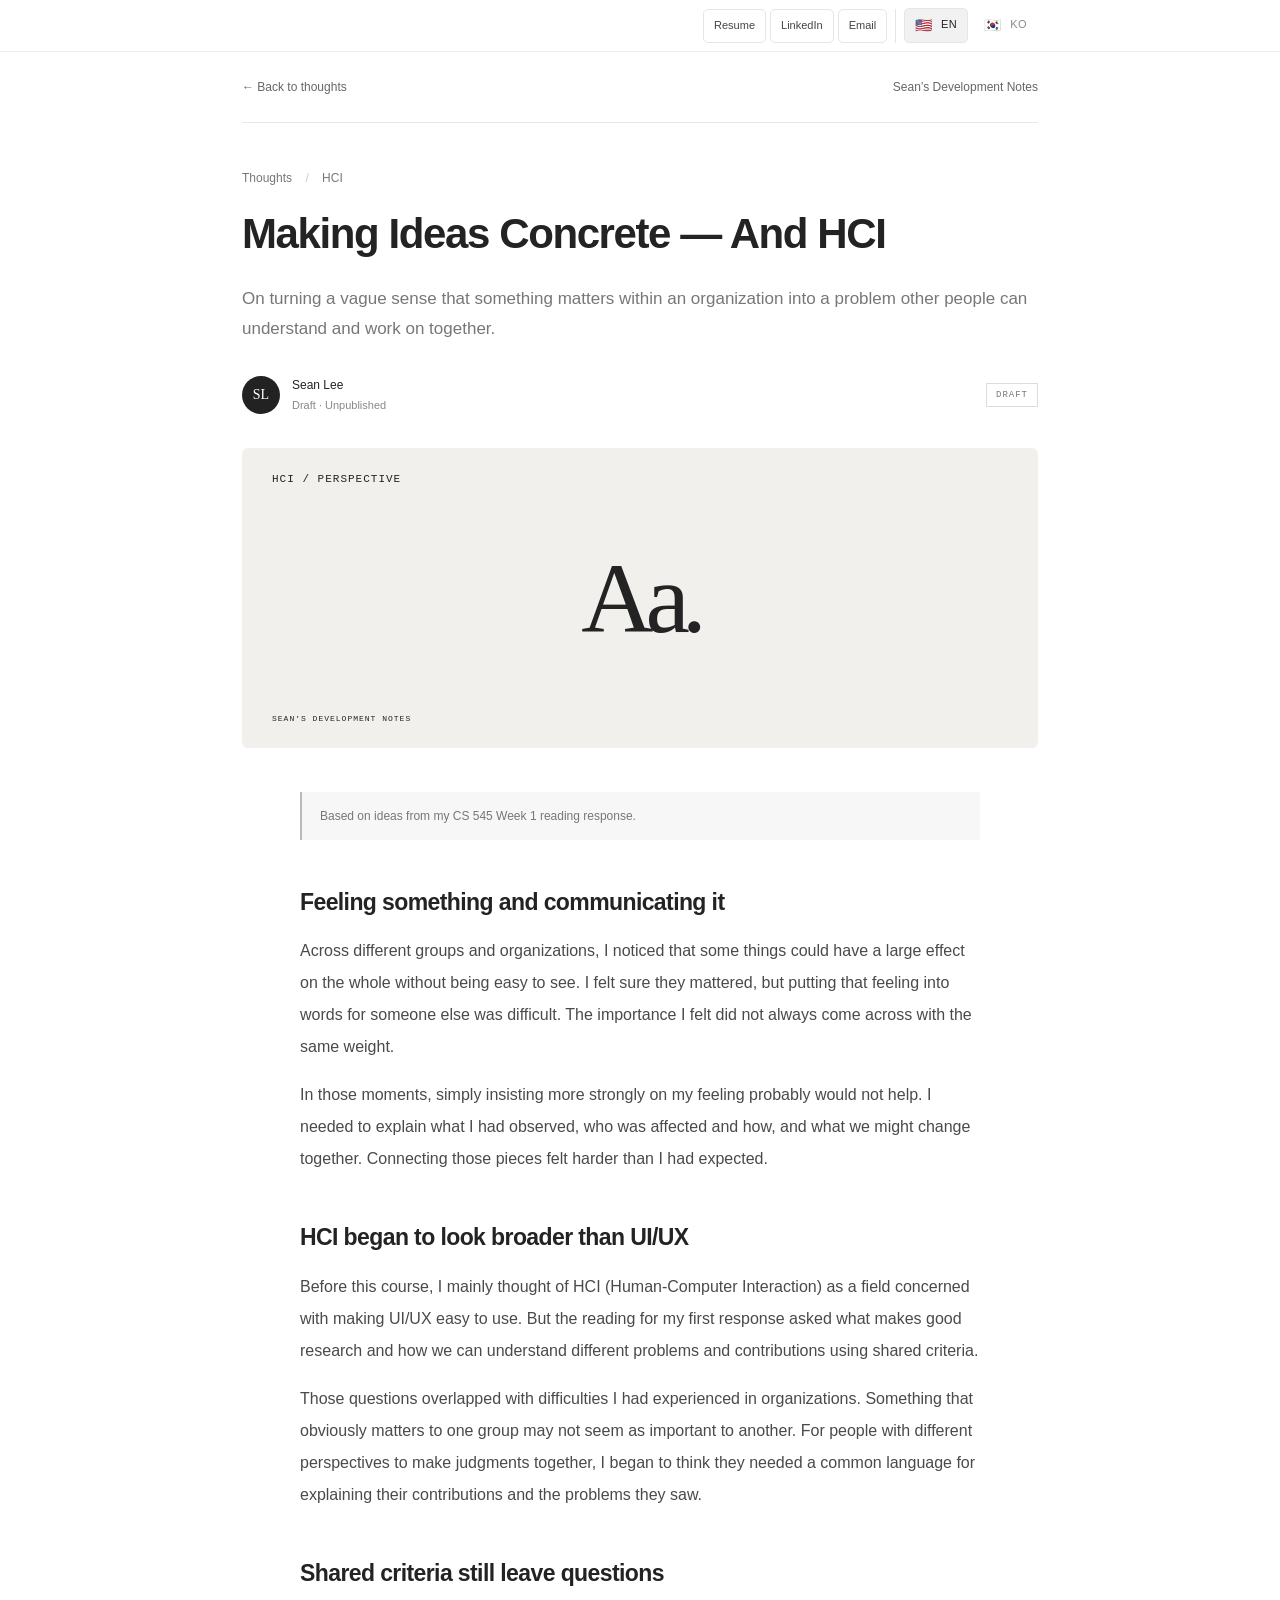
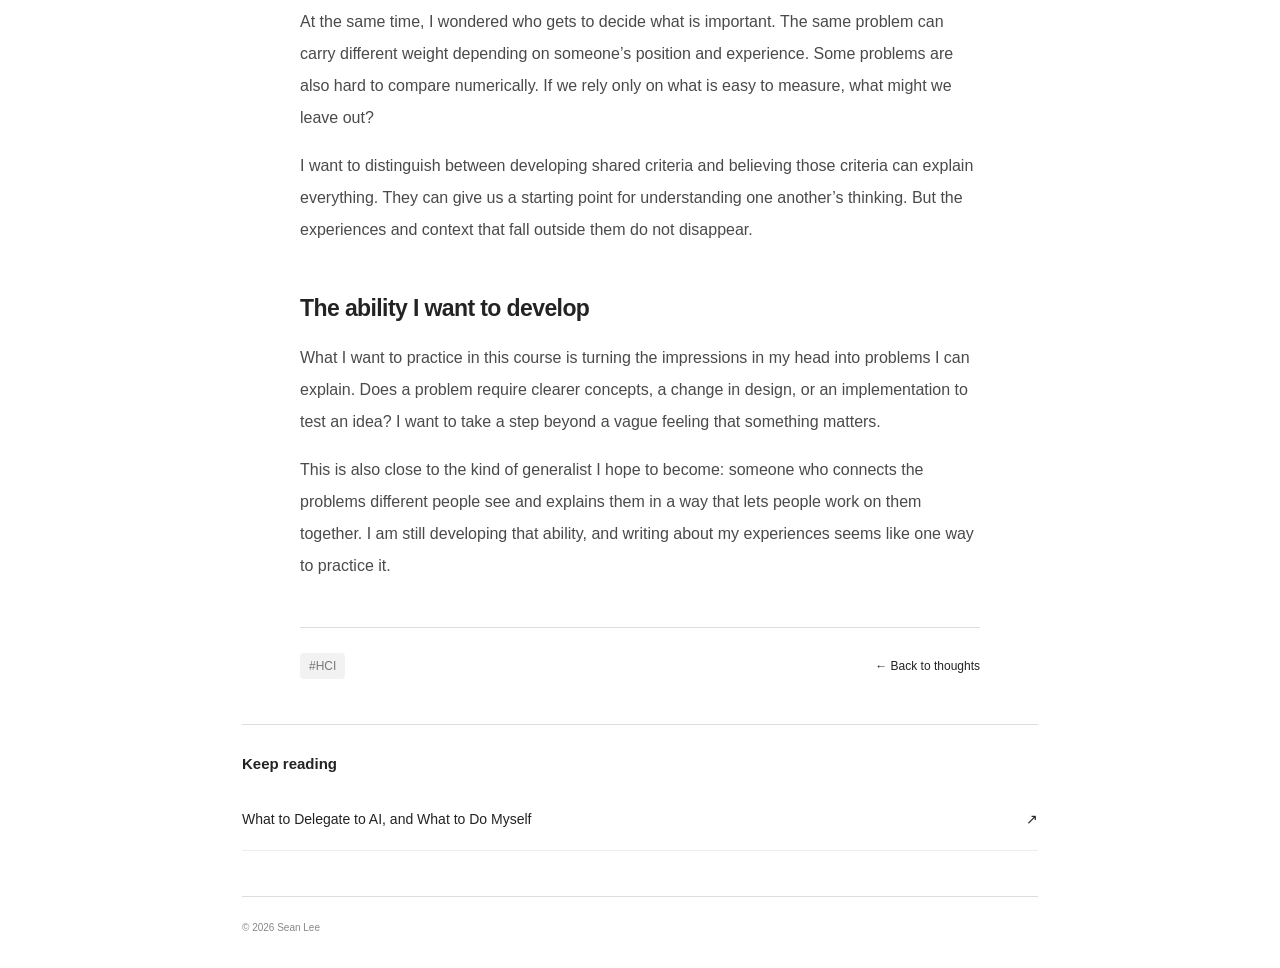
<file: reflections/making-importance-understood/index.html>
<!doctype html>
<html lang="en"><head><meta charset="utf-8"><meta name="viewport" content="width=device-width,initial-scale=1"><title data-en="Making Ideas Concrete — And HCI — Sean’s Development Notes" data-ko="구체화, 그리고 HCI (Human-Computer Interaction) — Sean의 개발 노트">Making Ideas Concrete — And HCI — Sean’s Development Notes</title><meta name="description" content="On turning a vague sense that something matters within an organization into a problem other people can understand and work on together." data-en="On turning a vague sense that something matters within an organization into a problem other people can understand and work on together." data-ko="조직에서 느꼈던 막연한 중요함을, 다른 사람도 이해하고 함께 다룰 수 있는 문제로 바꾸는 일에 대해."><link rel="stylesheet" href="../../article.css?v=brixcon-series-1"><link rel="stylesheet" href="../../language.css?v=resume-modal-1"><script src="../../language.js?v=resume-modal-1" defer></script></head>
<body><a class="skip" href="#article">Skip to content</a><main id="article" class="article-shell"><div data-language="en" lang="en"><nav class="article-nav" aria-label="Page navigation"><a href="../../?tab=reflections">← Back to thoughts</a><a href="../../">Sean’s Development Notes</a></nav><article lang="en"><header class="article-heading"><p class="eyebrow">Thoughts <span>/</span> HCI</p><h1>Making Ideas Concrete — And HCI</h1><p class="subtitle">On turning a vague sense that something matters within an organization into a problem other people can understand and work on together.</p><div class="byline"><span class="avatar" aria-hidden="true">SL</span><span>Sean Lee<br><small>Draft · Unpublished</small></span><span class="draft">DRAFT</span></div></header><div class="cover cover-portfolio" aria-hidden="true"><span>HCI / PERSPECTIVE</span><b>Aa.</b><small>SEAN’S DEVELOPMENT NOTES</small></div><div class="article-body"><p class="draft-note">Based on ideas from my CS 545 Week 1 reading response.</p><section><h2>Feeling something and communicating it</h2><p>Across different groups and organizations, I noticed that some things could have a large effect on the whole without being easy to see. I felt sure they mattered, but putting that feeling into words for someone else was difficult. The importance I felt did not always come across with the same weight.</p><p>In those moments, simply insisting more strongly on my feeling probably would not help. I needed to explain what I had observed, who was affected and how, and what we might change together. Connecting those pieces felt harder than I had expected.</p></section><section><h2>HCI began to look broader than UI/UX</h2><p>Before this course, I mainly thought of HCI (Human-Computer Interaction) as a field concerned with making UI/UX easy to use. But the reading for my first response asked what makes good research and how we can understand different problems and contributions using shared criteria.</p><p>Those questions overlapped with difficulties I had experienced in organizations. Something that obviously matters to one group may not seem as important to another. For people with different perspectives to make judgments together, I began to think they needed a common language for explaining their contributions and the problems they saw.</p></section><section><h2>Shared criteria still leave questions</h2><p>At the same time, I wondered who gets to decide what is important. The same problem can carry different weight depending on someone’s position and experience. Some problems are also hard to compare numerically. If we rely only on what is easy to measure, what might we leave out?</p><p>I want to distinguish between developing shared criteria and believing those criteria can explain everything. They can give us a starting point for understanding one another’s thinking. But the experiences and context that fall outside them do not disappear.</p></section><section><h2>The ability I want to develop</h2><p>What I want to practice in this course is turning the impressions in my head into problems I can explain. Does a problem require clearer concepts, a change in design, or an implementation to test an idea? I want to take a step beyond a vague feeling that something matters.</p><p>This is also close to the kind of generalist I hope to become: someone who connects the problems different people see and explains them in a way that lets people work on them together. I am still developing that ability, and writing about my experiences seems like one way to practice it.</p></section><div class="article-end"><span>#HCI</span><a href="../../?tab=reflections">← Back to thoughts</a></div></div></article><aside class="related" aria-label="Keep reading"><h2>Keep reading</h2><a href="../../reflections/what-to-delegate-to-ai/"><span>What to Delegate to AI, and What to Do Myself</span><span aria-hidden="true">↗</span></a></aside><footer>© 2026 Sean Lee</footer></div><div data-language="ko" lang="ko" hidden><nav class="article-nav" aria-label="페이지 이동"><a href="../../?tab=reflections">← 고찰 목록으로</a><a href="../../">Sean의 개발 노트</a></nav><article lang="ko"><header class="article-heading"><p class="eyebrow">고찰 <span>/</span> HCI</p><h1>구체화, 그리고 HCI (Human-Computer Interaction)</h1><p class="subtitle">조직에서 느꼈던 막연한 중요함을, 다른 사람도 이해하고 함께 다룰 수 있는 문제로 바꾸는 일에 대해.</p><div class="byline"><span class="avatar" aria-hidden="true">SL</span><span>Sean Lee<br><small>초안 · 발행 전</small></span><span class="draft">DRAFT</span></div></header><div class="cover cover-portfolio" aria-hidden="true"><span>HCI / PERSPECTIVE</span><b>Aa.</b><small>SEAN’S DEVELOPMENT NOTES</small></div><div class="article-body"><p class="draft-note">CS 545 Week 1 Reading Response에 담았던 생각을 바탕으로 쓴 글입니다.</p><section><h2>느끼는 것과 전달하는 것</h2><p>여러 그룹과 조직에서 지내면서, 눈에 잘 보이지 않는데도 전체에 큰 영향을 주는 요소들이 있다는 생각을 했다. 분명히 중요하다고 느끼는데, 막상 다른 사람에게 설명하려면 말이 쉽게 정리되지 않았다. 내가 느낀 중요함이 상대에게도 같은 무게로 전달되지는 않았다.</p><p>그럴 때 필요한 것은 내 느낌을 더 강하게 주장하는 것만은 아닐 것이다. 어떤 상황을 보고 그렇게 느꼈는지, 누구에게 어떤 영향을 주는지, 함께 무엇을 바꿔볼 수 있는지까지 말할 수 있어야 한다. 나는 그 사이를 연결하는 일이 생각보다 어렵다고 느꼈다.</p></section><section><h2>HCI가 UI/UX보다 넓게 보이기 시작했다</h2><p>수업 전에는 HCI(Human-Computer Interaction)를 주로 사용하기 편한 UI/UX를 만드는 분야로 생각했다. 그런데 첫 Reading Response에서 다룬 글은 무엇이 좋은 연구인지, 서로 다른 문제와 기여를 어떤 기준으로 이해할 수 있는지 묻고 있었다.</p><p>그 질문이 내가 조직에서 느꼈던 어려움과 겹쳐 보였다. 한쪽에서는 당연히 중요한 일이 다른 쪽에서는 그렇지 않을 수 있다. 서로 다른 관점을 가진 사람들이 함께 판단하려면, 각자의 기여와 문제의식을 설명할 수 있는 공통의 언어가 필요하다는 생각이 들었다.</p></section><section><h2>공통의 기준이 있어도 질문은 남는다</h2><p>동시에 “중요하다”는 판단은 누가 내리는지도 궁금했다. 같은 문제라도 각자의 위치와 경험에 따라 중요도가 달라질 수 있다. 숫자로 비교하기 어려운 문제도 있는데, 측정하기 편한 것만 기준으로 삼으면 무엇이 빠지게 될까.</p><p>그래서 공통의 기준을 만드는 일과, 그 기준만으로 다 설명할 수 있다고 믿는 일은 구분하고 싶다. 기준은 서로의 생각을 이해하기 위한 출발점이 될 수 있다. 하지만 그 밖에 남는 경험과 맥락까지 사라지는 것은 아니다.</p></section><section><h2>내가 키우고 싶은 능력</h2><p>이 수업을 통해 연습하고 싶은 것은 머릿속의 감각적인 생각을 설명 가능한 문제로 바꾸는 일이다. 개념을 정리해야 하는 문제인지, 설계를 바꿔야 하는지, 실제 구현으로 확인해야 하는지. 막연하게 중요하다고 느끼는 데서 한 걸음 더 나아가고 싶다.</p><p>내가 꿈꾸는 Generalist도 이런 방향에 가깝다. 여러 분야를 안다고 말하는 것보다, 서로 다른 사람들이 보고 있는 문제를 연결하고 함께 다룰 수 있게 설명하는 사람. 아직은 그 능력을 키워가는 중이지만, 내 경험을 글로 정리하는 것도 그 연습의 일부가 될 것 같다.</p></section><div class="article-end"><span>#HCI</span><a href="../../?tab=reflections">← 고찰 목록으로</a></div></div></article><aside class="related" aria-label="이어서 읽기"><h2>이어서 읽기</h2><a href="../../reflections/what-to-delegate-to-ai/"><span>AI에게 맡길 일과, 내가 직접 해야 할 일</span><span aria-hidden="true">↗</span></a></aside><footer>© 2026 Sean Lee</footer></div></main></body></html>
</file>
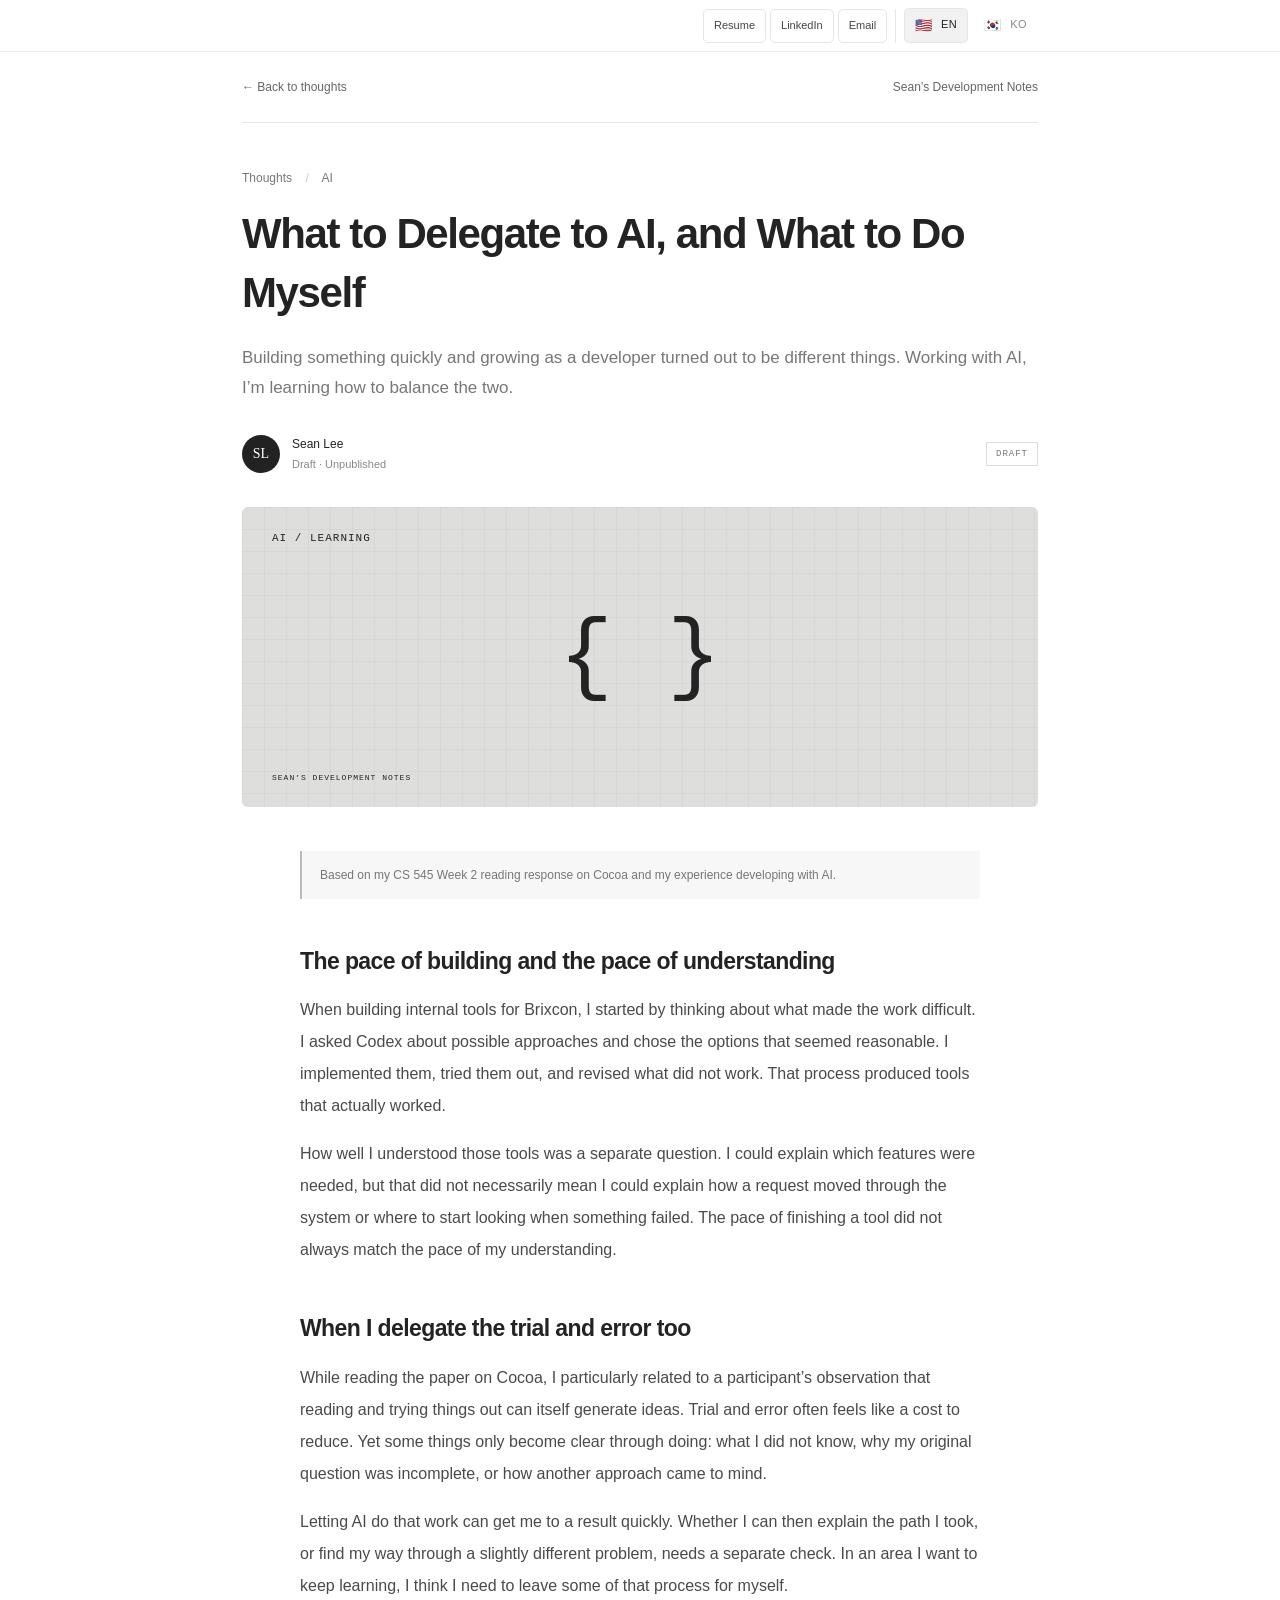
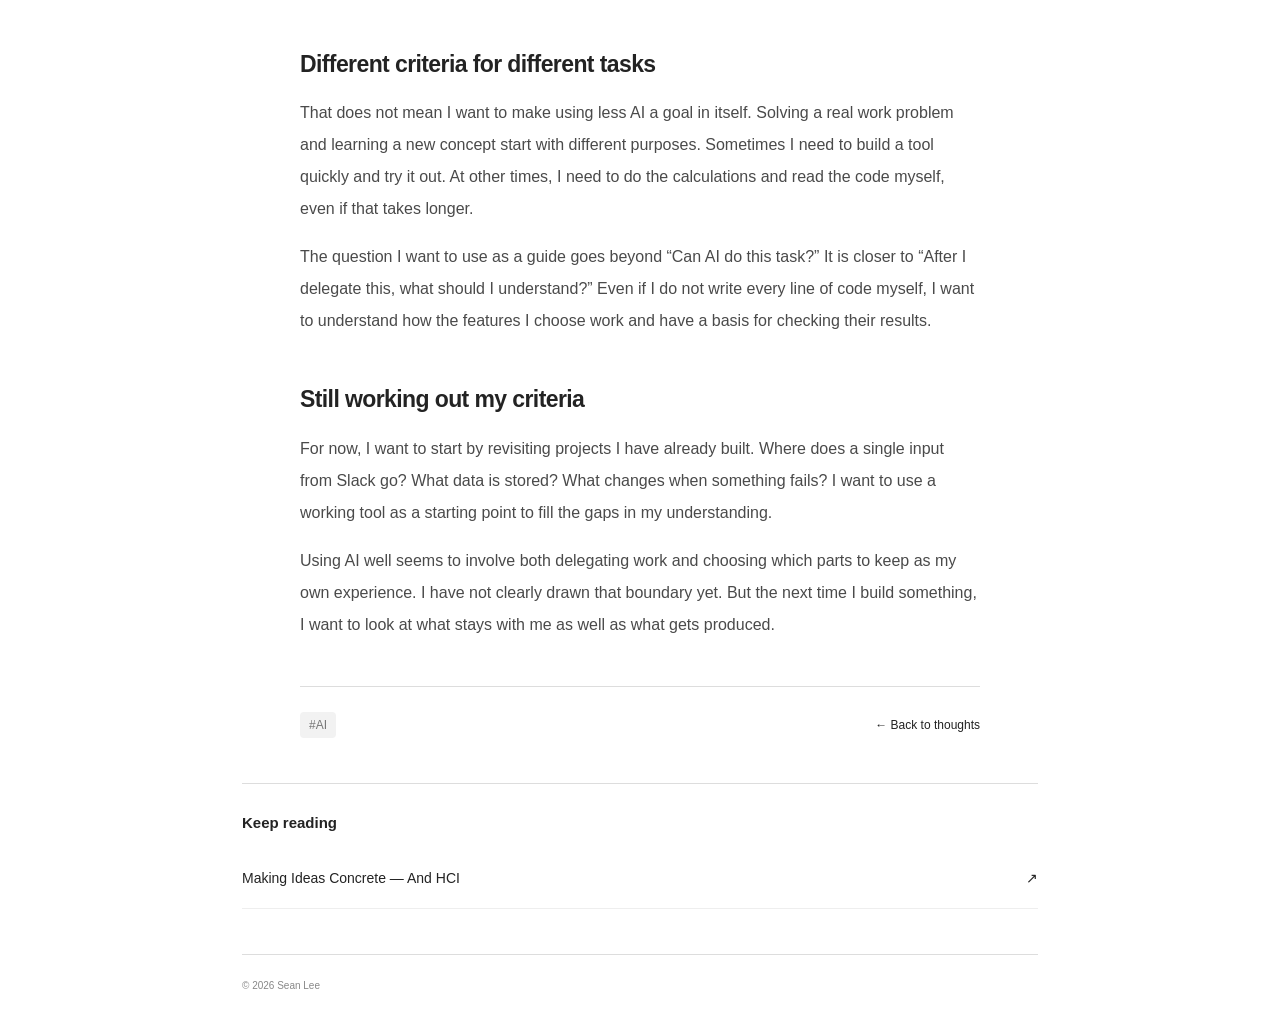
<file: reflections/what-to-delegate-to-ai/index.html>
<!doctype html>
<html lang="en"><head><meta charset="utf-8"><meta name="viewport" content="width=device-width,initial-scale=1"><title data-en="What to Delegate to AI, and What to Do Myself — Sean’s Development Notes" data-ko="AI에게 맡길 일과, 내가 직접 해야 할 일 — Sean의 개발 노트">What to Delegate to AI, and What to Do Myself — Sean’s Development Notes</title><meta name="description" content="Building something quickly and growing as a developer turned out to be different things. Working with AI, I’m learning how to balance the two." data-en="Building something quickly and growing as a developer turned out to be different things. Working with AI, I’m learning how to balance the two." data-ko="결과물을 빨리 만드는 것과 내가 성장하는 것은 같은 일이 아니었다. AI와 함께 일하면서 그 사이의 기준을 찾고 있다."><link rel="stylesheet" href="../../article.css?v=brixcon-series-1"><link rel="stylesheet" href="../../language.css?v=resume-modal-1"><script src="../../language.js?v=resume-modal-1" defer></script></head>
<body><a class="skip" href="#article">Skip to content</a><main id="article" class="article-shell"><div data-language="en" lang="en"><nav class="article-nav" aria-label="Page navigation"><a href="../../?tab=reflections">← Back to thoughts</a><a href="../../">Sean’s Development Notes</a></nav><article lang="en"><header class="article-heading"><p class="eyebrow">Thoughts <span>/</span> AI</p><h1>What to Delegate to AI, and What to Do Myself</h1><p class="subtitle">Building something quickly and growing as a developer turned out to be different things. Working with AI, I’m learning how to balance the two.</p><div class="byline"><span class="avatar" aria-hidden="true">SL</span><span>Sean Lee<br><small>Draft · Unpublished</small></span><span class="draft">DRAFT</span></div></header><div class="cover cover-notes" aria-hidden="true"><span>AI / LEARNING</span><b>{ }</b><small>SEAN’S DEVELOPMENT NOTES</small></div><div class="article-body"><p class="draft-note">Based on my CS 545 Week 2 reading response on Cocoa and my experience developing with AI.</p><section><h2>The pace of building and the pace of understanding</h2><p>When building internal tools for Brixcon, I started by thinking about what made the work difficult. I asked Codex about possible approaches and chose the options that seemed reasonable. I implemented them, tried them out, and revised what did not work. That process produced tools that actually worked.</p><p>How well I understood those tools was a separate question. I could explain which features were needed, but that did not necessarily mean I could explain how a request moved through the system or where to start looking when something failed. The pace of finishing a tool did not always match the pace of my understanding.</p></section><section><h2>When I delegate the trial and error too</h2><p>While reading the paper on Cocoa, I particularly related to a participant’s observation that reading and trying things out can itself generate ideas. Trial and error often feels like a cost to reduce. Yet some things only become clear through doing: what I did not know, why my original question was incomplete, or how another approach came to mind.</p><p>Letting AI do that work can get me to a result quickly. Whether I can then explain the path I took, or find my way through a slightly different problem, needs a separate check. In an area I want to keep learning, I think I need to leave some of that process for myself.</p></section><section><h2>Different criteria for different tasks</h2><p>That does not mean I want to make using less AI a goal in itself. Solving a real work problem and learning a new concept start with different purposes. Sometimes I need to build a tool quickly and try it out. At other times, I need to do the calculations and read the code myself, even if that takes longer.</p><p>The question I want to use as a guide goes beyond “Can AI do this task?” It is closer to “After I delegate this, what should I understand?” Even if I do not write every line of code myself, I want to understand how the features I choose work and have a basis for checking their results.</p></section><section><h2>Still working out my criteria</h2><p>For now, I want to start by revisiting projects I have already built. Where does a single input from Slack go? What data is stored? What changes when something fails? I want to use a working tool as a starting point to fill the gaps in my understanding.</p><p>Using AI well seems to involve both delegating work and choosing which parts to keep as my own experience. I have not clearly drawn that boundary yet. But the next time I build something, I want to look at what stays with me as well as what gets produced.</p></section><div class="article-end"><span>#AI</span><a href="../../?tab=reflections">← Back to thoughts</a></div></div></article><aside class="related" aria-label="Keep reading"><h2>Keep reading</h2><a href="../../reflections/making-importance-understood/"><span>Making Ideas Concrete — And HCI</span><span aria-hidden="true">↗</span></a></aside><footer>© 2026 Sean Lee</footer></div><div data-language="ko" lang="ko" hidden><nav class="article-nav" aria-label="페이지 이동"><a href="../../?tab=reflections">← 고찰 목록으로</a><a href="../../">Sean의 개발 노트</a></nav><article lang="ko"><header class="article-heading"><p class="eyebrow">고찰 <span>/</span> AI</p><h1>AI에게 맡길 일과, 내가 직접 해야 할 일</h1><p class="subtitle">결과물을 빨리 만드는 것과 내가 성장하는 것은 같은 일이 아니었다. AI와 함께 일하면서 그 사이의 기준을 찾고 있다.</p><div class="byline"><span class="avatar" aria-hidden="true">SL</span><span>Sean Lee<br><small>초안 · 발행 전</small></span><span class="draft">DRAFT</span></div></header><div class="cover cover-notes" aria-hidden="true"><span>AI / LEARNING</span><b>{ }</b><small>SEAN’S DEVELOPMENT NOTES</small></div><div class="article-body"><p class="draft-note">CS 545 Week 2의 Cocoa Reading Response와 AI를 활용해 개발한 경험을 바탕으로 쓴 글입니다.</p><section><h2>만드는 속도와 이해하는 속도</h2><p>Brixcon의 업무 도구를 만들면서 나는 먼저 어떤 일이 불편한지 생각했다. 가능한 방법을 Codex에게 물어보고, 제안된 옵션 중 합리적으로 보이는 것을 골랐다. 구현하고, 써보고, 안 되는 부분을 다시 수정했다. 그렇게 실제로 작동하는 결과물이 만들어졌다.</p><p>그런데 내가 그 결과물을 얼마나 이해하고 있는지는 다른 질문이었다. 어떤 기능이 필요한지는 설명할 수 있어도, 요청이 어떻게 전달되고 오류가 나면 어디부터 확인해야 하는지까지 설명할 수 있는 것은 아니었다. 결과물이 완성되는 속도와 내가 이해하는 속도가 꼭 같이 움직이지는 않았다.</p></section><section><h2>시행착오까지 모두 맡기면</h2><p>Cocoa에 관한 논문을 읽다가 특히 공감한 것은, 읽고 이것저것 시도하는 과정 자체가 아이디어를 준다는 참여자의 말이었다. 보통 시행착오는 줄이고 싶은 비용처럼 느껴진다. 하지만 직접 해보는 동안에야 알게 되는 것도 있다. 무엇을 몰랐는지, 처음의 질문이 왜 부족했는지, 다른 방법이 왜 떠올랐는지 같은 것들이다.</p><p>AI가 그 과정을 대신해 주면 빠르게 도착할 수는 있다. 다만 도착한 사람이 그 길을 다시 설명하거나, 조금 다른 문제에서도 길을 찾을 수 있는지는 별도로 확인해야 한다. 내가 계속 배우고 싶은 영역이라면 그 과정의 일부는 직접 남겨두어야겠다는 생각이 들었다.</p></section><section><h2>작업마다 다른 기준</h2><p>그렇다고 AI를 덜 쓰는 것을 목표로 삼고 싶지는 않다. 실제 업무를 해결해야 할 때와 새로운 개념을 배우는 때는 목적부터 다르다. 빠르게 도구를 만들어 써보는 것이 필요한 순간도 있고, 느리더라도 내가 계산하고 코드를 읽어야 하는 순간도 있다.</p><p>내가 찾고 싶은 기준은 단순히 “이 작업을 AI가 할 수 있나?”가 아니다. “이 작업을 맡기고 나면, 나는 무엇을 이해하고 있어야 하나?”에 가깝다. 모든 코드를 혼자 작성하지 않더라도, 내가 선택한 기능의 흐름과 결과를 확인하는 기준은 갖고 싶다.</p></section><section><h2>아직 기준을 만드는 중</h2><p>지금은 이미 만든 프로젝트를 다시 읽는 데서 시작하려고 한다. Slack의 입력 하나가 어디로 가는지, 어떤 데이터가 남는지, 실패했을 때 무엇이 달라지는지. 작동하는 결과물을 출발점으로 삼아 내가 비워둔 이해를 채우는 것이다.</p><p>AI를 잘 쓰는 능력에는 일을 맡기는 능력뿐 아니라, 어떤 부분을 내 경험으로 남길지 고르는 능력도 포함되는 것 같다. 아직 그 경계를 명확하게 정하지는 못했다. 다만 다음 결과물을 만들 때는, 결과물과 함께 나에게 무엇이 남는지도 보고 싶다.</p></section><div class="article-end"><span>#AI</span><a href="../../?tab=reflections">← 고찰 목록으로</a></div></div></article><aside class="related" aria-label="이어서 읽기"><h2>이어서 읽기</h2><a href="../../reflections/making-importance-understood/"><span>구체화, 그리고 HCI (Human-Computer Interaction)</span><span aria-hidden="true">↗</span></a></aside><footer>© 2026 Sean Lee</footer></div></main></body></html>
</file>
<file: styles.css>
*{box-sizing:border-box}html{scroll-behavior:smooth;scroll-padding-top:100px}body{--bg:#f8f8f6;--ink:#151515;--muted:#656565;--line:#d5d5d1;margin:0;background:var(--bg);color:var(--ink);font-family:Arial,Helvetica,sans-serif;-webkit-font-smoothing:antialiased}a{color:inherit;text-decoration:none}button{font:inherit}a,button,summary{-webkit-tap-highlight-color:transparent}a:focus-visible,button:focus-visible,summary:focus-visible{outline:2px solid currentColor;outline-offset:5px}.design-bar{position:sticky;top:0;z-index:10;background:#fff;color:#171717;border-bottom:1px solid #ddd;min-height:66px;padding:12px 3%;display:flex;align-items:center;justify-content:space-between;gap:20px}.preview-label,.preview-note{font-size:11px;letter-spacing:.08em}.preview-label span{color:#888}.options{display:flex;gap:5px;background:#eee;padding:4px;border-radius:8px}.options button{border:0;border-radius:5px;background:none;color:#555;font-size:12px;padding:9px 15px;cursor:pointer}.options button[aria-pressed=true]{background:#171717;color:white;box-shadow:0 2px 4px #0002}.options button span{margin-left:7px}.site{max-width:1560px;margin:auto;padding:0 6%}.header{height:100px;display:flex;align-items:center;gap:70px;border-bottom:1px solid var(--line)}.wordmark{font-size:28px;font-weight:800;letter-spacing:-2px}.square{font-size:10px;margin-left:5px}.header nav{display:flex;gap:32px;font-size:13px}.header nav a:hover,.work-link:hover{opacity:.6}sup{font-size:9px;margin-left:3px}.header-note{margin-left:auto;font-size:10px;letter-spacing:.1em;color:var(--muted)}.hero{position:relative;padding:47px 0 55px}.hero-meta{display:flex;justify-content:space-between;font-size:10px;letter-spacing:.1em;line-height:1.6}.hero-meta>span:last-child{text-align:right}.hero h1{font-size:clamp(58px,7.9vw,120px);font-weight:500;letter-spacing:-.075em;line-height:1.01;margin:48px 0 34px}.hero h1>span{color:#797976}.hero-bottom{display:flex;align-items:end;justify-content:space-between;gap:25px}.hero-bottom p{font-size:14px;line-height:1.7;color:var(--muted);margin:0}.work-link{font-size:13px;display:flex;align-items:center;gap:45px;border-bottom:1px solid var(--ink);padding:12px 0}.work-link span{font-size:24px}.hero-number{display:none}.section-heading{border-top:1px solid var(--ink);padding:23px 0;display:flex;justify-content:space-between;align-items:center}.section-heading h2{font-size:16px;font-weight:500;margin:0}.section-heading>span{font-size:9px;letter-spacing:.1em;color:var(--muted)}.project{display:grid;grid-template-columns:1.3fr 1fr;gap:48px;align-items:center;padding-bottom:70px}.project-visual{background:#e9e9e6;min-height:310px;padding:24px;display:flex;flex-direction:column;justify-content:space-between;color:#232323;position:relative;overflow:hidden;background-image:linear-gradient(#00000004 1px,transparent 1px),linear-gradient(90deg,#00000004 1px,transparent 1px);background-size:24px 24px}.visual-top,.visual-bottom{display:flex;justify-content:space-between;gap:10px;font-size:8px;letter-spacing:.1em}.visual-bottom{color:#686868;font-size:7px}.flow{display:flex;align-items:center;justify-content:center;padding:20px 5px}.flow-node{width:116px;height:125px;background:#fafafa;box-shadow:0 15px 25px #0000000b;border:1px solid #ccc;display:flex;flex-direction:column;align-items:center;justify-content:center;gap:12px;font-size:11px;border-radius:12px;transform:rotate(-5deg)}.flow-node.dark-node{background:#202020;color:white;border-color:#353535;transform:rotate(5deg)}.node-icon{font-size:44px;font-weight:700;line-height:1}.connector{width:70px;display:flex;align-items:center;margin:0 12px}.connector i{height:1px;background:#888;flex:1}.connector>span{color:#888}.project-heading{display:flex;align-items:baseline;gap:14px}.project-no{font-size:10px;color:var(--muted)}h3{font-size:29px;font-weight:500;letter-spacing:-1px;margin:0}.project-info>p{font-size:14px;color:var(--muted);line-height:1.8;max-width:390px}.tags{display:flex;gap:7px;flex-wrap:wrap;margin:25px 0}.tags span{font-size:9px;padding:7px 10px;border:1px solid var(--line);border-radius:20px}details{border-top:1px solid var(--line)}summary{padding:17px 0;font-size:12px;cursor:pointer;list-style:none;display:flex;justify-content:space-between}summary::-webkit-details-marker{display:none}summary span{font-size:20px;line-height:12px}details[open] summary span{transform:rotate(45deg)}.notes{font-size:13px;line-height:1.8;color:var(--muted)}.about{border-top:1px solid var(--line);display:grid;grid-template-columns:1fr 2fr;padding:65px 0;gap:25px}.eyebrow{font-size:10px;letter-spacing:.1em;color:var(--muted)}.about h2{font-size:40px;line-height:1.1;letter-spacing:-1.8px;font-weight:500;margin:0 0 25px}.about p{max-width:550px;font-size:14px;line-height:1.8;color:var(--muted)}.about-labels{display:flex;flex-wrap:wrap;gap:24px;font-size:10px;margin-top:28px}.contact{border-top:1px solid var(--line);padding:55px 0}.contact h2{font-size:clamp(45px,6vw,80px);font-weight:500;letter-spacing:-.06em;margin:25px 0 15px}.contact p{font-size:12px;color:var(--muted);line-height:1.8}.contact-status{display:block;font-size:9px;letter-spacing:.1em;margin-top:25px}footer{border-top:1px solid var(--line);display:flex;justify-content:space-between;padding:25px 0 35px;font-size:10px;color:var(--muted)}.sr-only,.skip:not(:focus){position:absolute;width:1px;height:1px;overflow:hidden;clip-path:inset(50%)}.skip:focus{position:fixed;top:80px;left:20px;padding:15px;background:white;color:black;z-index:50}


@media(min-width:1500px){.hero h1{font-size:120px}}
@media(max-width:760px){.design-bar{flex-wrap:wrap;gap:9px;justify-content:center;padding:10px}.preview-label,.preview-note{font-size:9px}.options{order:3;flex-basis:100%;justify-content:center}.options button{flex:1;padding:9px 7px}.site{padding:0 6%}.header{height:80px;gap:20px;justify-content:space-between}.header-note{display:none}.header nav{gap:22px}.hero{padding:30px 0 40px}.hero h1{font-size:clamp(44px,10vw,76px);margin:40px 0 30px}.hero-meta{font-size:8px}.hero-bottom{display:block}.hero-bottom p{font-size:13px}.work-link{width:max-content;margin-top:20px}.project{grid-template-columns:1fr;gap:25px;padding-bottom:40px}.project-visual{min-height:290px}.section-heading>span{font-size:8px}.about{grid-template-columns:1fr;padding:40px 0}.about h2{font-size:33px}.contact{padding:40px 0}footer{gap:15px;flex-wrap:wrap}footer>span:nth-child(2){display:none}.about-labels{gap:16px}html{scroll-padding-top:150px}}
@media(prefers-reduced-motion:reduce){html{scroll-behavior:auto}}
</file>
<file: variants.css>
/* Six design studies share only content and the preview controls. */
.design-bar{gap:12px}.options button{padding:9px 10px}.preview-note{font-size:10px}.small-label{font:10px/1.6 monospace;letter-spacing:.08em}body:not([data-design=editorial]) .site{max-width:none;padding:0}body:not([data-design=editorial]) h1,body:not([data-design=editorial]) h2{margin-top:0}body:not([data-design=editorial]) p{line-height:1.75;font-size:14px}body:not([data-design=editorial]) nav{display:flex;gap:26px;font-size:12px}body:not([data-design=editorial]) footer{margin:0 5%;padding:24px 0}body:not([data-design=editorial]) section{scroll-margin-top:30px}body:not([data-design=editorial]) h2{font-weight:500;letter-spacing:-.04em}body:not([data-design=editorial]) .notes p{font-size:12px}body:not([data-design=editorial]) details{margin-top:24px}
/* B — Fixed identity rail, scrolling notebook. */
body[data-design=sidebar]{background:#f1f0ec}.field-layout{display:grid;grid-template-columns:280px 1fr;max-width:1600px;margin:auto}.field-sidebar{position:sticky;top:66px;height:calc(100vh - 66px);padding:48px 38px;border-right:1px solid #c8c7c2;display:flex;flex-direction:column}.field-logo{font:76px/.86 Georgia,serif;letter-spacing:-6px}.field-logo span{font:15px Arial;vertical-align:top;letter-spacing:0;margin-left:6px}.field-sidebar>p{color:#777;margin:30px 0}.field-sidebar nav{flex-direction:column;margin-top:35px}.field-sidebar nav a{border-bottom:1px solid #ccc;padding-bottom:15px}.field-bottom{font:9px/1.8 monospace;color:#666;margin-top:auto;padding-top:30px}.field-main{padding:45px 6%}.field-intro{padding:65px 0 40px}.field-intro h1{font:clamp(46px,5.4vw,80px)/1.06 Georgia,serif;letter-spacing:-.05em}.field-intro p{color:#777}.field-section{display:flex;justify-content:space-between;border-top:1px solid #222;padding:18px 0;font:10px monospace}.field-feature{display:grid;grid-template-columns:1fr 1fr;gap:28px;align-items:center}.field-feature .project-visual{min-height:350px;background-color:#deddd7}.field-feature .flow{flex-direction:column}.field-feature .flow-node{width:90px;height:90px}.field-feature .connector{transform:rotate(90deg);width:40px;margin:25px}.field-feature .visual-bottom{display:none}.field-feature h2{font:36px/1.12 Georgia,serif;margin:18px 0}.field-feature p{color:#666}.field-about{padding:65px 0;border-bottom:1px solid #ccc}.field-about h2{font:33px Georgia,serif;margin:25px 0 15px}.field-about p{max-width:520px;color:#666}.field-contact{padding:40px 0}.field-contact h2{font:36px Georgia,serif}.field-main footer{margin:0!important}
/* C — An exhibition with a full-width object pedestal. */
body[data-design=gallery]{background:white}.gallery-header{display:flex;justify-content:space-between;padding:30px 5%;border-bottom:1px solid #ddd}.gallery-header>a{font-size:18px;font-weight:bold}.gallery-header>a span{font-size:9px;font-weight:normal;margin-left:20px}.gallery-intro{text-align:center;padding:75px 20px 55px}.gallery-intro h1{font:clamp(38px,5vw,70px) Georgia,serif;letter-spacing:-.04em;margin:20px 0}.gallery-intro h1 span{font:15px Arial;vertical-align:top;letter-spacing:0}.gallery-intro p{color:#777}.gallery-stage{background:#ececea;margin:0 5%;padding:24px 4% 40px}.gallery-caption{display:flex;justify-content:space-between;font:9px monospace}.gallery-object{max-width:700px;margin:25px auto}.gallery-object .project-visual{background:none;min-height:330px;padding:20px}.gallery-object .visual-top,.gallery-object .visual-bottom{display:none}.gallery-object .flow{flex:1}.gallery-object .flow-node{width:180px;height:190px;box-shadow:15px 30px 35px #0002;transform:rotate(-12deg);font-size:14px;border-radius:22px}.gallery-object .dark-node{transform:rotate(12deg)}.gallery-object .node-icon{font-size:70px}.gallery-object .connector{width:100px}.gallery-description{display:grid;grid-template-columns:1fr 1fr;gap:80px;border-top:1px solid #c5c5c3;padding-top:30px}.gallery-description h2{font:44px/1.1 Georgia,serif}.gallery-description p{margin-top:0;max-width:420px;color:#555}.gallery-lower{display:grid;grid-template-columns:1fr 1fr;gap:80px;padding:70px 9%}.gallery-lower h2{font:36px Georgia,serif;margin:24px 0 15px}.gallery-lower p{max-width:450px;color:#666}
/* D — Oversized Swiss poster, hard rules and reversed panels. */
body[data-design=poster]{background:#fafafa}.poster-header{display:flex;justify-content:space-between;align-items:center;padding:24px 4%;border-bottom:3px solid black}.poster-header>a{font-size:22px;font-weight:900;letter-spacing:-1px}.poster-header>span{font:9px/1.5 monospace}.poster-hero{padding:24px 4% 38px;position:relative;overflow:hidden}.poster-kicker{font:10px monospace}.poster-hero h1{font-size:clamp(80px,14.6vw,220px);line-height:.83;font-weight:900;letter-spacing:-.085em;margin:45px 0 0;max-width:1000px}.poster-hero h1>span{color:transparent;-webkit-text-stroke:2px #111}.poster-aside{position:absolute;right:5%;bottom:45px}.poster-aside>span{font-size:100px}.poster-aside p{font-size:12px!important}.poster-aside>a{display:block;font:10px monospace;margin-top:30px}.poster-work{background:#151515;color:#fafafa;padding:50px 4%;--muted:#aaa;--line:#555}.poster-title{display:flex;gap:40px;align-items:start;border-bottom:1px solid #555;padding-bottom:30px}.poster-title>span{font-size:65px;letter-spacing:-5px}.poster-title h2{font-size:clamp(35px,5vw,70px);font-weight:800!important;line-height:.95;margin:0}.poster-project{display:grid;grid-template-columns:1.4fr 1fr;gap:6%;align-items:center;padding-top:35px}.poster-project>div>p{font-size:20px!important;max-width:420px}.poster-project .project-visual{min-height:330px}.poster-about{padding:70px 4%;display:grid;grid-template-columns:1fr 2fr 1fr;gap:30px}.poster-about h2{font-size:60px;line-height:1;font-weight:800!important;margin-bottom:0}.poster-about p{margin:0}.poster-contact{margin:0 4%;padding:30px 0;border-top:3px solid #111}.poster-contact h2{font-size:clamp(38px,7vw,100px);font-weight:800!important;margin-bottom:15px}
/* E — A typeset profile with compact evidence and a background column. */
body[data-design=resume]{background:#e9e9e7}.profile-header{max-width:1080px;margin:auto;padding:25px 0;display:flex;justify-content:space-between;align-items:center;font:10px monospace}.profile-paper{max-width:1080px;margin:10px auto 50px;background:white;padding:60px 65px;box-shadow:0 8px 35px #00000007;border:1px solid #ddd}.profile-intro{display:flex;justify-content:space-between;align-items:center;border-bottom:2px solid #222;padding-bottom:40px;gap:30px}.profile-intro h1{font:72px Georgia,serif;letter-spacing:-4px;margin:18px 0 10px}.profile-intro .profile-subtitle{font-size:17px;color:#222}.profile-intro p{color:#777}.profile-monogram{background:#222;color:#fff;flex-shrink:0;width:180px;height:215px;display:flex;flex-direction:column;align-items:center;justify-content:center;font:75px Georgia,serif}.profile-monogram span{font:8px/1.6 monospace;text-align:center;margin-top:25px}.profile-columns{display:grid;grid-template-columns:230px 1fr;gap:50px;padding-top:35px}.profile-columns h2{font:10px monospace!important;letter-spacing:.06em!important}.profile-columns aside{border-right:1px solid #ddd;padding-right:30px}.profile-columns dt{font-size:11px;color:#888;margin:25px 0 8px}.profile-columns dd{margin:0;font-size:12px;line-height:1.9}.profile-columns aside #contact{margin-top:50px}.profile-columns aside p{font-size:11px}.profile-section-title{display:flex;justify-content:space-between;font:10px monospace;margin-bottom:30px}.profile-project-title{display:flex;justify-content:space-between;align-items:center;gap:20px}.profile-project-title h3{font:26px Georgia,serif}.profile-project-title span{font:8px monospace;color:#888}.profile-columns article>p{color:#555}.profile-fact{display:grid;grid-template-columns:75px 1fr;gap:15px}.profile-fact h4{font-size:11px;font-weight:500}.profile-fact p{font-size:12px!important;color:#666;margin-top:13px}.profile-columns .project-visual{min-height:220px;margin-top:25px}.profile-columns .flow-node{width:80px;height:90px}.profile-columns .node-icon{font-size:30px}.profile-note{margin-top:35px;border-top:1px solid #ddd;padding-top:20px}.profile-note>span{font:9px monospace}.profile-note p{font-size:12px!important;color:#777}
/* F — A personal workspace composed of asymmetric cards. */
body[data-design=workspace]{background:#efefed}.desk-header{display:flex;align-items:center;justify-content:space-between;background:#fff;padding:18px 4%;border-bottom:1px solid #ddd}.desk-header>a{display:flex;align-items:center;gap:12px;font-size:14px}.desk-mark{background:#222;color:white;font-weight:700;padding:9px 12px;border-radius:9px}.desk-header>span{font:9px monospace;color:#888}.desk{max-width:1250px;margin:auto;padding:45px 35px}.desk-welcome{display:flex;justify-content:space-between;align-items:end;margin-bottom:30px}.desk-welcome h1{font-size:clamp(34px,4vw,52px);letter-spacing:-.055em;line-height:1.08;margin:18px 0 0}.desk-date{font:10px/1.8 monospace;color:#777;text-align:right}.desk-grid{display:grid;grid-template-columns:1.25fr 1fr 1fr;gap:18px}.desk-card{background:white;border:1px solid #ddd;border-radius:20px;overflow:hidden;padding:28px}.desk-card h2{font-size:26px;margin:20px 0 12px}.desk-card p{font-size:12px!important;color:#666}.desk-project{grid-column:span 2;grid-row:span 2;padding:0}.desk-card-top{display:flex;justify-content:space-between;font:9px monospace;padding:22px 28px}.desk-project .project-visual{margin:0 16px;min-height:285px;border-radius:12px;background-color:#ececea}.desk-project .visual-top{display:none}.desk-project-copy{padding:5px 28px 20px}.desk-project-copy h2{font-size:34px}.desk-person{position:relative}.desk-avatar{font:italic 50px Georgia,serif;margin-top:20px}.desk-person h2{font-size:24px}.desk-learning{background:#252525;color:#fff;border-color:#252525}.desk-learning h2{font-size:24px}.desk-learning ul{list-style:none;padding:0;margin:25px 0 0}.desk-learning li{font-size:10px;border-top:1px solid #555;padding:13px 0;line-height:1.4}.desk-learning li span{color:#aaa;margin-right:12px}.desk-note{grid-column:span 2;display:grid;grid-template-columns:1fr 1.4fr;align-items:center;gap:20px}.desk-note p{font-size:30px!important;color:#222;font-weight:500;line-height:1.15;letter-spacing:-1px;margin:0;grid-row:span 2}.desk-note em{font-family:Georgia,serif;font-weight:400}.desk-note>span:last-child{font:9px monospace}.desk-contact h2{font-size:24px}.desk-contact p{font-size:11px!important}
@media(max-width:1100px){.preview-note{display:none}.field-layout{grid-template-columns:220px 1fr}.field-sidebar{padding:40px 25px}.field-feature{grid-template-columns:1fr}.field-feature .flow{flex-direction:row}.field-feature .connector{transform:none}.poster-aside{right:4%;bottom:35px}.poster-aside>span{font-size:60px}.poster-about{grid-template-columns:1fr 2fr}.poster-about p{grid-column:2}.profile-header{padding:25px 4%}.profile-paper{margin:10px 4% 40px;padding:40px}.desk-grid{grid-template-columns:1fr 1fr}.desk-project{grid-column:1;grid-row:span 2}.desk-note{grid-column:1;display:block}.desk-note p{margin:20px 0}.gallery-description{gap:35px}}
@media(max-width:760px){.design-bar{justify-content:space-between}.preview-note{display:block}.options{display:grid;grid-template-columns:repeat(3,1fr);width:100%}.options button{max-width:none;font-size:11px;padding:8px 4px}.options button span{margin-left:4px}.preview-label{font-size:9px}body:not([data-design=editorial]) section{scroll-margin-top:20px}.field-layout{display:block}.field-sidebar{position:static;height:auto;border-right:0;border-bottom:1px solid #ccc;padding:25px 6%;display:grid;grid-template-columns:1fr 1fr;gap:20px}.field-logo{font-size:45px;letter-spacing:-3px}.field-sidebar>p{margin:0;font-size:12px!important}.field-sidebar nav{flex-direction:row;margin:0;grid-column:span 2;gap:25px!important}.field-sidebar nav a{border:0;padding:0}.field-bottom{display:none}.field-main{padding:30px 6%}.field-intro{padding:35px 0 25px}.field-intro h1{font-size:48px}.field-feature .project-visual{min-height:250px}.field-about{padding:40px 0}.gallery-header{align-items:center;padding:23px 5%}.gallery-header>a span{display:none}body:not([data-design=editorial]) nav{gap:16px;font-size:11px}.gallery-intro{padding:45px 15px 25px}.gallery-intro h1{font-size:38px}.gallery-intro p{font-size:12px!important}.gallery-caption{font-size:8px;gap:10px}.gallery-caption>span:last-child{display:none}.gallery-stage{padding:20px 5%}.gallery-object{margin:15px 0}.gallery-object .project-visual{min-height:240px;padding:0}.gallery-object .flow-node{width:95px;height:115px;border-radius:12px;font-size:10px;flex-shrink:0}.gallery-object .node-icon{font-size:45px}.gallery-object .connector{width:35px;margin:0 15px}.gallery-description{grid-template-columns:1fr;gap:5px}.gallery-description h2{font-size:36px;margin-bottom:15px}.gallery-lower{grid-template-columns:1fr;gap:40px;padding:45px 9%}.poster-header{padding:20px 4%}.poster-header>span{display:none}.poster-header>a{font-size:17px}.poster-hero{padding-bottom:25px}.poster-hero h1{font-size:18vw;letter-spacing:-.08em;margin-top:35px}.poster-aside{position:static;display:flex;justify-content:space-between;align-items:center;margin-top:30px;gap:15px}.poster-aside>span{font-size:55px}.poster-aside p{font-size:10px!important}.poster-aside>a{font-size:8px;margin:0}.poster-title{gap:20px}.poster-title>span{font-size:45px}.poster-title h2{font-size:36px}.poster-project{grid-template-columns:1fr;gap:15px}.poster-project .project-visual{min-height:260px}.poster-project>div>p{font-size:17px!important}.poster-about{display:block;padding:40px 5%}.poster-about h2{font-size:48px;margin:25px 0}.profile-header>span{display:none}.profile-paper{padding:25px;margin:5px 3% 30px}.profile-intro{align-items:start;gap:15px;padding-bottom:25px}.profile-intro h1{font-size:47px;letter-spacing:-3px}.profile-intro .profile-subtitle{font-size:13px}.profile-intro p{font-size:12px!important}.profile-monogram{width:75px;height:95px;font-size:35px}.profile-monogram span{display:none}.profile-columns{grid-template-columns:1fr;gap:35px}.profile-columns aside{border-right:0;border-bottom:1px solid #ddd;padding:0 0 25px;order:2}.profile-project-title{display:block}.profile-project-title span{display:block;margin-top:10px}.profile-columns aside #contact{margin-top:25px}.profile-columns .visual-bottom{font-size:6px}.desk-header>span{display:none}.desk-header>a{font-size:11px;gap:8px}.desk{padding:30px 5%}.desk-date{display:none}.desk-welcome h1{font-size:36px}.desk-welcome .small-label{font-size:8px}.desk-grid{grid-template-columns:1fr}.desk-project,.desk-note{grid-column:auto;grid-row:auto}.desk-card{border-radius:14px;padding:24px}.desk-project{padding:0}.desk-project .project-visual{min-height:245px}.desk-project-copy{padding:5px 24px 20px}.desk-project-copy h2{font-size:30px}.desk-note p{font-size:32px!important}.desk-person{display:grid;grid-template-columns:70px 1fr;gap:10px}.desk-person>.small-label{grid-column:span 2}.desk-avatar{grid-row:span 2;margin:0}.desk-person h2{margin:0}.desk-person p{margin:0}.desk-card-top{font-size:8px;padding:20px}.desk-contact h2{font-size:30px}}
/* G — Newsletter archive, based on the supplied Maily page's 844px structure. */
body[data-design=newsletter]{background:#fff;color:#191919;font-family:Arial,'Apple SD Gothic Neo','Malgun Gothic',sans-serif}.nl-shell button,.nl-shell input{font:inherit}.nl-top{height:65px;border-bottom:1px solid #ececec;display:flex;justify-content:space-between;align-items:center;padding:0 30px}.nl-top>a:first-child{font-size:19px;font-weight:700}.nl-top>a>span{font-size:11px;color:#888;margin-left:15px;font-weight:400}.nl-top>a:last-child{font-size:12px}.nl-main{max-width:844px;padding:32px 24px 55px;margin:auto}.nl-profile{padding-top:16px}.nl-identity{display:flex;align-items:center;gap:24px;margin-bottom:32px}.nl-avatar{width:80px;height:80px;border-radius:50%;background:#202020;color:white;display:grid;place-items:center;font:30px Georgia,serif;flex-shrink:0}.nl-identity h1{font-size:24px;letter-spacing:-.7px;margin:0 0 7px;font-weight:700}.nl-identity p{margin:0;color:#666;font-size:16px!important}.nl-description{font-size:18px!important;margin:0 0 36px;line-height:1.6!important}.nl-stats{display:flex;align-items:center;gap:26px;margin-bottom:36px}.nl-stats>div{display:flex;flex-direction:column;gap:9px}.nl-stats>div>span{font-size:15px;color:#666}.nl-stats strong{font-size:24px;font-weight:300}.nl-draft-note{margin-left:auto;font-size:12px;color:#777}.nl-primary{display:block;text-align:center;padding:14px;background:#222;color:#fff;border-radius:5px;font-size:16px;margin-bottom:30px}.nl-primary:hover{background:#444}.nl-tabs{display:flex;border-bottom:1px solid #ddd;gap:8px;margin-bottom:24px;overflow:auto}.nl-tabs button{border:0;border-bottom:2px solid transparent;background:none;padding:16px 20px;font-size:17px;color:#666;white-space:nowrap;cursor:pointer}.nl-tabs button[aria-pressed=true]{border-bottom-color:#171717;color:#171717;font-weight:700}.nl-categories{display:flex;gap:5px;overflow:auto;margin-bottom:12px}.nl-categories button{padding:8px 12px;border:1px solid #ddd;background:#f7f7f7;color:#555;border-radius:4px;font-size:13px;white-space:nowrap;cursor:pointer}.nl-categories button[aria-pressed=true]{background:#222;border-color:#222;color:white}.nl-search{display:flex;height:41px}.nl-search input{min-width:0;width:100%;padding:10px 12px;border:1px solid #ccc;border-radius:0;font-size:13px;background:white;color:#222}.nl-search button{width:49px;border:1px solid #ccc;border-left:0;background:#f7f7f7;font-size:25px;cursor:pointer}.nl-tags{display:flex;gap:8px;margin:12px 0 20px;flex-wrap:wrap}.nl-tags button{border:0;background:#f3f3f3;border-radius:4px;color:#666;font-size:11px;padding:6px 9px;cursor:pointer}.nl-tags button[aria-pressed=true]{color:white;background:#333}.nl-posts{display:grid;gap:16px}.nl-post{display:flex;text-align:left;padding:0;background:white;color:#222;border:1px solid #ddd;border-radius:6px;overflow:hidden;cursor:pointer;width:100%;min-height:180px}.nl-post:hover{box-shadow:0 4px 14px #0000000c;border-color:#aaa}.nl-post-copy{padding:20px;flex:1;min-width:0;display:flex;flex-direction:column;gap:8px}.nl-post-category{font-size:11px;color:#777}.nl-post strong{font-size:20px;line-height:1.45;letter-spacing:-.6px;display:-webkit-box;-webkit-line-clamp:2;-webkit-box-orient:vertical;overflow:hidden}.nl-excerpt{font-size:13px;color:#666;line-height:1.65;display:-webkit-box;-webkit-line-clamp:2;-webkit-box-orient:vertical;overflow:hidden}.nl-post-meta{font-size:11px;color:#777;margin-top:auto;padding-top:7px}.nl-post-meta>span{padding:0 4px;color:#aaa}.nl-art{width:315px;min-height:180px;align-self:stretch;flex-shrink:0;background:#e9e9e6;display:flex;flex-direction:column;justify-content:space-between;padding:18px 22px}.nl-art>span{font:9px monospace;letter-spacing:.08em}.nl-art>b{font-size:64px;letter-spacing:-5px;line-height:1;text-align:center;padding:10px}.nl-art>small{font:7px monospace;letter-spacing:.12em}.nl-art-http{background:#292929;color:#fff}.nl-art-http>b{font-size:75px;font-weight:300}.nl-art-portfolio{background:#f1f0ec}.nl-art-portfolio>b{font-family:Georgia,serif;font-weight:400}.nl-art-notes{background:#dededc;background-image:linear-gradient(#00000008 1px,transparent 1px),linear-gradient(90deg,#00000008 1px,transparent 1px);background-size:16px 16px}.nl-art-notes>b{font:55px monospace;letter-spacing:0}.nl-contact{margin-top:45px;border-top:1px solid #eee;padding-top:25px}.nl-contact h2{font-size:15px;letter-spacing:0!important}.nl-contact p{font-size:12px!important;color:#888}.nl-author{padding:25px 0 50px}.nl-author h2{font-size:24px}.nl-author p{color:#666;line-height:1.9!important}.nl-empty{padding:35px 15px;text-align:center;background:#f7f7f7;color:#777}.nl-footer{background:#f8f8f8;margin:0!important;padding:35px max(24px,calc((100% - 796px)/2))!important;gap:25px;align-items:start}.nl-footer strong{font-size:13px;color:#444}.nl-footer p{font-size:12px!important;margin-bottom:0}.nl-footer>span{font:9px monospace;white-space:nowrap}.nl-dialog{width:min(600px,90vw);border:1px solid #ddd;border-radius:10px;padding:42px;max-height:80vh;color:#222}.nl-dialog::backdrop{background:#0007}.nl-dialog h2{font-size:25px;line-height:1.5;margin:20px 0}.nl-dialog p{font-size:15px!important;line-height:1.9!important;color:#555}.nl-close{position:absolute;right:14px;top:9px;border:0;background:none;font-size:27px!important;cursor:pointer}.nl-close-bottom{border:1px solid #ccc;background:#fafafa;border-radius:4px;padding:10px 15px;margin-top:20px;cursor:pointer}.nl-shell [hidden]{display:none!important}
@media(min-width:761px) and (max-width:1100px){.design-bar .options button{padding:9px 6px;font-size:11px}.design-bar .preview-label{display:none}.design-bar{justify-content:center}.nl-art{width:270px}}
@media(max-width:760px){.options{grid-template-columns:repeat(4,1fr)}.nl-top{height:55px;padding:0 20px}.nl-top>a:first-child{font-size:16px}.nl-top>a>span{display:none}.nl-main{padding:24px 16px 35px}.nl-identity{gap:15px;margin-bottom:25px}.nl-avatar{width:64px;height:64px;font-size:25px}.nl-identity h1{font-size:20px}.nl-identity p{font-size:12px!important}.nl-description{font-size:15px!important;margin-bottom:28px}.nl-stats{gap:22px;margin-bottom:25px}.nl-stats>div>span{font-size:12px}.nl-stats strong{font-size:22px}.nl-draft-note{font-size:10px}.nl-tabs{gap:0}.nl-tabs button{font-size:14px;padding:13px 16px}.nl-categories button{font-size:11px;padding:7px 10px}.nl-posts{gap:0}.nl-post{border:0;border-bottom:1px solid #e5e5e5;border-radius:0;padding:18px 0;min-height:145px;align-items:start}.nl-post-copy{padding:0 12px 0 0;gap:7px}.nl-post strong{font-size:15px;letter-spacing:-.3px}.nl-post-category{font-size:10px}.nl-excerpt{font-size:11px}.nl-post-meta{font-size:9px}.nl-art{width:110px;min-height:100px;padding:10px;align-self:center}.nl-art>b,.nl-art-http>b{font-size:37px;letter-spacing:-3px;padding:7px}.nl-art>span{font-size:6px}.nl-art>small{display:none}.nl-art-notes>b{font-size:32px}.nl-footer{flex-direction:column;padding:25px 20px!important}.nl-dialog{padding:30px 24px}.nl-dialog h2{font-size:22px}}

/* Final newsletter layout has no fixed preview toolbar. */
html{scroll-padding-top:24px}
body[data-design=newsletter] .nl-profile{padding-top:16px}
body[data-design=newsletter] .nl-tabs{margin-top:0}
.nl-about-link{display:flex;flex-direction:column;gap:12px;border:1px solid #ddd;border-radius:6px;padding:24px;margin-top:28px}.nl-about-link>span:first-child{font:10px monospace;color:#888}.nl-about-link>strong{font-size:20px}.nl-about-link>span:last-child{font-size:13px;color:#777;display:flex;justify-content:space-between}.nl-about-link:hover{border-color:#888;background:#fafafa}
/* Resume-based introduction, contained in the About tab. */
.nl-author .author-intro h2{margin:15px 0 22px;font-size:25px;line-height:1.5;letter-spacing:-.7px}.nl-author .author-intro p{font-size:15px}.author-section{border-top:1px solid #e5e5e5;margin-top:36px;padding-top:26px}.author-section h3{font-size:13px;font-weight:700;letter-spacing:.02em;margin:0 0 24px}.author-entry+.author-entry{margin-top:28px}.author-entry-heading{display:flex;align-items:baseline;justify-content:space-between;gap:18px}.author-entry-heading h4{font-size:16px;line-height:1.5;margin:0;font-weight:600}.author-entry-heading>span{font-size:11px;color:#888;white-space:nowrap}.nl-author .author-entry p{margin:9px 0;font-size:13px}.nl-author p.author-role{font-size:11px;color:#888;margin:4px 0 12px}.author-project-link{display:inline-flex;gap:18px;font-size:12px;border-bottom:1px solid #bbb;padding:7px 0;margin-top:4px}.author-project-link:hover{color:#777}.author-skills{margin:0}.author-skills>div{display:grid;grid-template-columns:150px 1fr;gap:20px;margin-top:15px;font-size:12px;line-height:1.8}.author-skills dt{color:#888}.author-skills dd{margin:0;color:#555}.author-contact-links{display:flex;gap:24px;font-size:12px;color:#555;margin:18px 0}.author-contact-links a:hover{text-decoration:underline}@media(max-width:600px){.nl-author .author-intro h2{font-size:22px}.nl-author .author-intro p{font-size:14px}.author-entry-heading{display:block}.author-entry-heading>span{display:block;margin-top:5px}.author-skills>div{grid-template-columns:1fr;gap:2px}.author-section{margin-top:30px}.author-entry-heading h4{font-size:15px}}
</file>
<file: language.css>
/* Persistent, quiet language selection shared by every page. */
body{padding-top:52px}.language-bar{position:fixed;top:0;left:0;right:0;height:52px;background:#ffffffef;backdrop-filter:blur(12px);border-bottom:1px solid #ededed;z-index:100}.language-inner{max-width:844px;margin:auto;height:100%;padding:0 24px;display:flex;align-items:center;justify-content:flex-end}.language-options{display:flex;gap:5px;align-items:center}.language-options button{font:500 11px/1.2 Arial,sans-serif;letter-spacing:.04em;color:#888;background:transparent;border:1px solid transparent;border-radius:5px;padding:8px 10px;cursor:pointer;min-height:34px}.language-options button span{font-size:14px;vertical-align:middle;margin-right:5px}.language-options button[aria-pressed=true]{color:#222;background:#f1f1f1;border-color:#e5e5e5}.language-options button:hover{color:#222;background:#f6f6f6}.language-options button:focus-visible{outline:2px solid #444;outline-offset:2px}[data-language][hidden]{display:none!important}html{scroll-padding-top:76px}body .skip:focus{top:60px}html[lang=en] .nl-post strong{letter-spacing:-.3px}html[lang=en] .nl-tabs button{font-size:16px}html[lang=en] .author-entry-heading{flex-wrap:wrap;gap:5px 18px}html[lang=en] h1{word-break:normal}html[lang=en] .article-body p{word-break:normal}@media(max-width:600px){.language-inner{padding:0 16px}.language-options button{min-height:36px;padding:8px 11px}html[lang=en] .nl-tabs button{font-size:14px;padding:13px 15px}}

.language-inner{gap:8px}.language-bar .header-links{display:flex;align-items:center;gap:4px;padding-right:8px;border-right:1px solid #e5e5e5}.header-links a,.header-links button{display:inline-flex;align-items:center;justify-content:center;min-height:34px;box-sizing:border-box;padding:8px 10px;border:1px solid #e5e5e5;border-radius:5px;background:#fff;color:#444;text-decoration:none;font:500 11px/1.2 Arial,sans-serif;white-space:nowrap}.header-links a:hover,.header-links button:hover{background:#f6f6f6;color:#111}.header-links a:focus-visible,.header-links button:focus-visible{outline:2px solid #444;outline-offset:2px}@media(max-width:420px){.language-inner{padding:0 10px;gap:8px}.language-bar .header-links{gap:4px;padding-right:8px}.header-links a,.header-links button{padding:8px}.language-options{gap:2px}.language-options button{padding:8px 6px}.language-options button span{margin-right:2px}}

.copy-email,.open-resume{cursor:pointer}.copy-toast{position:fixed;bottom:24px;left:50%;transform:translate(-50%,8px);max-width:calc(100vw - 32px);box-sizing:border-box;padding:11px 16px;border-radius:7px;background:#222;color:#fff;box-shadow:0 4px 18px #0002;font:13px/1.5 Arial,sans-serif;text-align:center;z-index:200;opacity:0;visibility:hidden;pointer-events:none;transition:opacity .15s,transform .15s,visibility .15s}.copy-toast.is-visible{opacity:1;visibility:visible;transform:translate(-50%,0)}@media(prefers-reduced-motion:reduce){.copy-toast{transition:none}}

body.resume-open{overflow:hidden}.resume-dialog{box-sizing:border-box;width:min(960px,calc(100vw - 40px));height:90vh;height:90dvh;max-width:none;max-height:none;margin:auto;padding:0;border:1px solid #ddd;border-radius:10px;background:#f0f0f0;color:#222;box-shadow:0 16px 64px #0004;overflow:hidden}.resume-dialog[open]{display:flex;flex-direction:column}.resume-dialog::backdrop{background:#0009;backdrop-filter:blur(3px)}.resume-dialog-toolbar{display:flex;align-items:center;gap:16px;padding:10px 16px;background:white;border-bottom:1px solid #ddd;flex-shrink:0}.resume-dialog-toolbar h2{margin:0;font:600 15px/1.4 Arial,sans-serif;letter-spacing:0}.resume-external{margin-left:auto;color:#555;text-decoration:none;font:12px/1.4 Arial,sans-serif}.resume-external:hover{text-decoration:underline}.resume-close{display:grid;place-items:center;width:34px;height:34px;padding:0;border:0;border-radius:5px;background:#f5f5f5;color:#333;font:24px/1 Arial,sans-serif;cursor:pointer}.resume-close:hover{background:#e9e9e9}.resume-frame{display:block;width:100%;flex:1;min-height:0;border:0;background:#eee}@media(max-width:600px){.resume-dialog{width:calc(100vw - 16px);height:94vh;height:94dvh;border-radius:7px}.resume-dialog-toolbar{padding:8px 10px;gap:10px}}
</file>
<file: article.css>
*{box-sizing:border-box}html{scroll-behavior:smooth}body{margin:0;background:#fff;color:#232323;font-family:Arial,'Apple SD Gothic Neo','Malgun Gothic',sans-serif;-webkit-font-smoothing:antialiased}a{color:inherit;text-decoration:none}a:focus-visible{outline:2px solid #222;outline-offset:5px}.article-shell{max-width:844px;padding:0 24px;margin:auto}.article-nav{display:flex;justify-content:space-between;gap:20px;padding:28px 0;border-bottom:1px solid #e8e8e8;font-size:12px;color:#666}.article-nav a:hover,.article-end a:hover{text-decoration:underline}.article-heading{padding:48px 0 32px}.eyebrow{font-size:12px;color:#777;margin:0 0 20px}.eyebrow span{margin:0 10px;color:#ccc}h1{font-size:clamp(28px,4.2vw,42px);line-height:1.4;letter-spacing:-1.4px;word-break:keep-all;overflow-wrap:anywhere;margin:0 0 20px}.subtitle{font-size:17px;line-height:1.8;color:#777;word-break:keep-all}.byline{display:flex;align-items:center;gap:12px;margin-top:30px;font-size:12px;line-height:1.7}.byline small{font-size:11px;color:#888}.avatar{width:38px;height:38px;border-radius:50%;background:#222;color:white;display:grid;place-items:center;font:14px Georgia,serif}.draft{margin-left:auto;font:9px monospace;letter-spacing:1px;border:1px solid #ddd;padding:6px 9px;color:#777}.cover{height:300px;background:#e9e9e6;padding:25px 30px;display:flex;flex-direction:column;justify-content:space-between;border-radius:6px}.cover>span{font:11px monospace;letter-spacing:1px}.cover>b{text-align:center;font-size:100px;line-height:1;letter-spacing:-8px}.cover>small{font:8px monospace;letter-spacing:1px}.cover-http{background:#292929;color:white}.cover-http>b{font-size:125px;font-weight:300}.cover-portfolio{background:#f1f0ec}.cover-portfolio>b{font-family:Georgia,serif;font-weight:400}.cover-notes{background-color:#dededc;background-image:linear-gradient(#00000008 1px,transparent 1px),linear-gradient(90deg,#00000008 1px,transparent 1px);background-size:22px 22px}.cover-notes>b{font:90px monospace;letter-spacing:0}.article-body{max-width:680px;margin:auto;padding:32px 0 0}.draft-note{border-left:2px solid #bbb;padding:12px 18px;background:#f7f7f7;font-size:12px!important;color:#777!important}.article-body section{margin:45px 0}.article-body h2{font-size:23px;letter-spacing:-.6px;line-height:1.5;margin:0 0 16px}.article-body p{font-size:16px;line-height:2;color:#4a4a4a;word-break:keep-all;overflow-wrap:anywhere}.article-end{display:flex;justify-content:space-between;gap:20px;align-items:center;border-top:1px solid #ddd;padding:25px 0 45px;font-size:12px}.article-end>span{background:#f2f2f2;color:#777;padding:6px 9px;border-radius:4px}.related{border-top:1px solid #ddd;padding:30px 0 45px}.related h2{font-size:15px;margin:0 0 18px}.related a{display:flex;justify-content:space-between;gap:20px;padding:18px 0;border-bottom:1px solid #eee;font-size:14px;line-height:1.7}.related a:hover{color:#777}footer{display:flex;justify-content:space-between;gap:20px;border-top:1px solid #ddd;padding:25px 0 35px;font-size:10px;color:#888}.skip:not(:focus){position:absolute;clip-path:inset(50%);width:1px;height:1px;overflow:hidden}.skip:focus{position:fixed;top:10px;left:10px;background:white;padding:15px;z-index:2}@media(max-width:600px){.article-shell{padding:0 20px}.article-nav{padding:22px 0;font-size:11px}.article-heading{padding-top:35px}h1{font-size:29px;letter-spacing:-.8px}.subtitle{font-size:14px}.cover{height:220px;padding:22px}.cover>b{font-size:75px}.cover-http>b{font-size:90px}.cover-notes>b{font-size:70px}.article-body p{font-size:15px}.article-body h2{font-size:21px}.article-body section{margin:35px 0}footer{flex-direction:column;gap:10px}}@media(prefers-reduced-motion:reduce){html{scroll-behavior:auto}}

.article-series{display:flex;align-items:center;flex-wrap:wrap;gap:8px;margin:0 0 24px;font:12px/1.5 Arial,sans-serif}.article-series>span{color:#777;margin-right:4px}.article-series a{padding:6px 10px;border:1px solid #ddd;border-radius:5px;color:#555}.article-series a[aria-current=page]{background:#222;color:#fff;border-color:#222}.article-series a:hover{border-color:#777}
</file>
